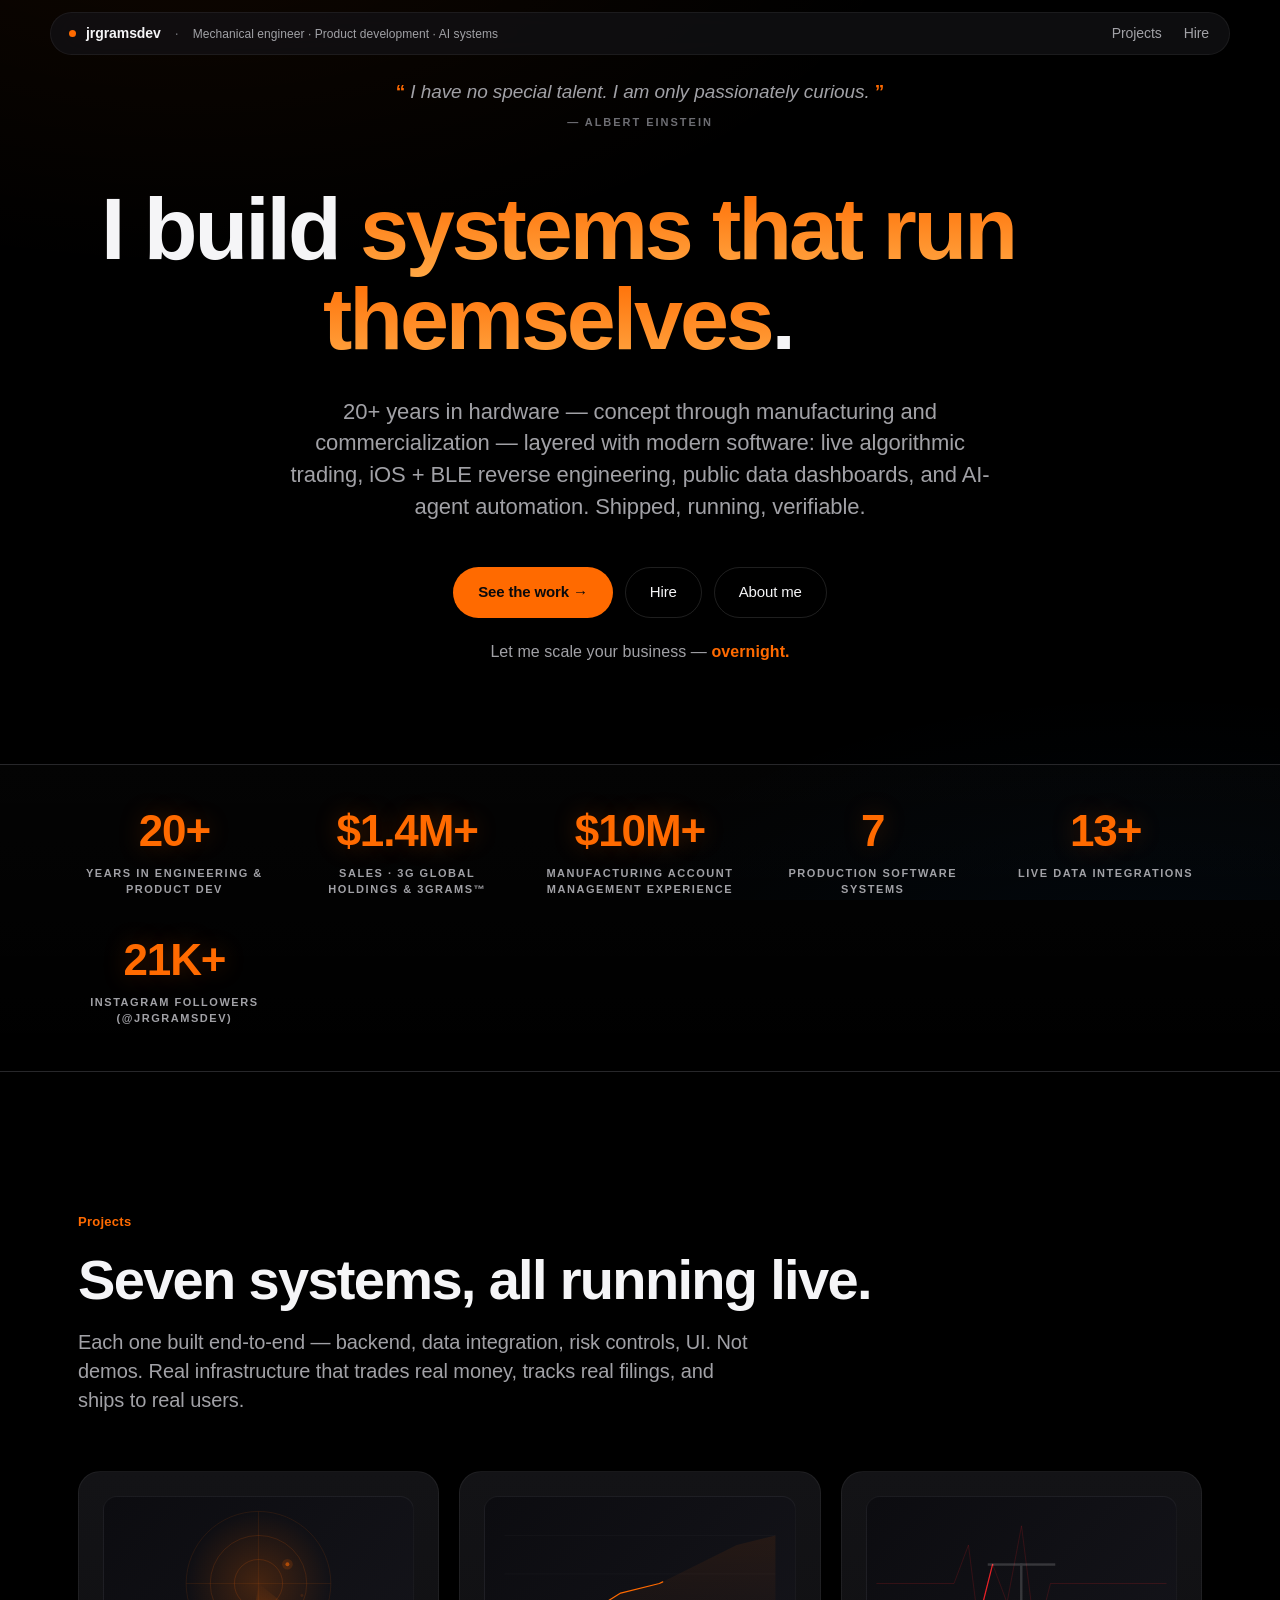
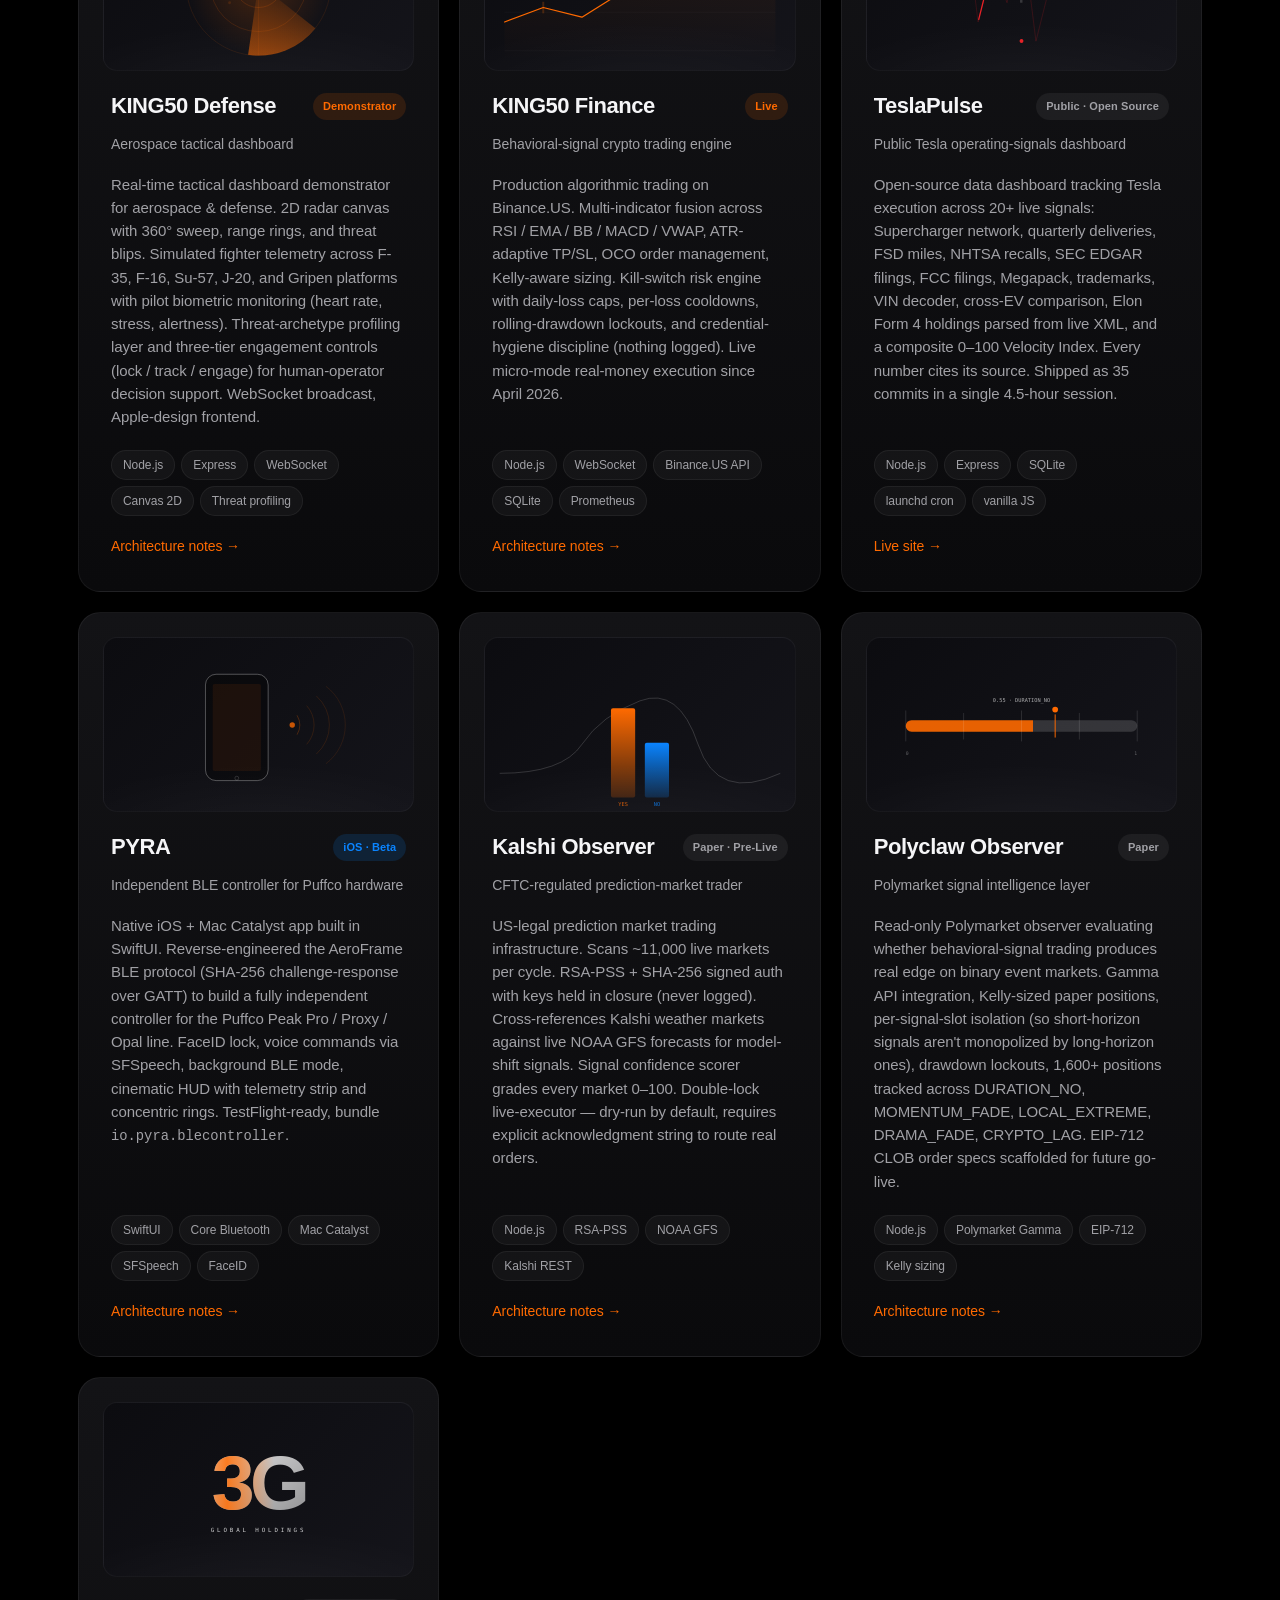
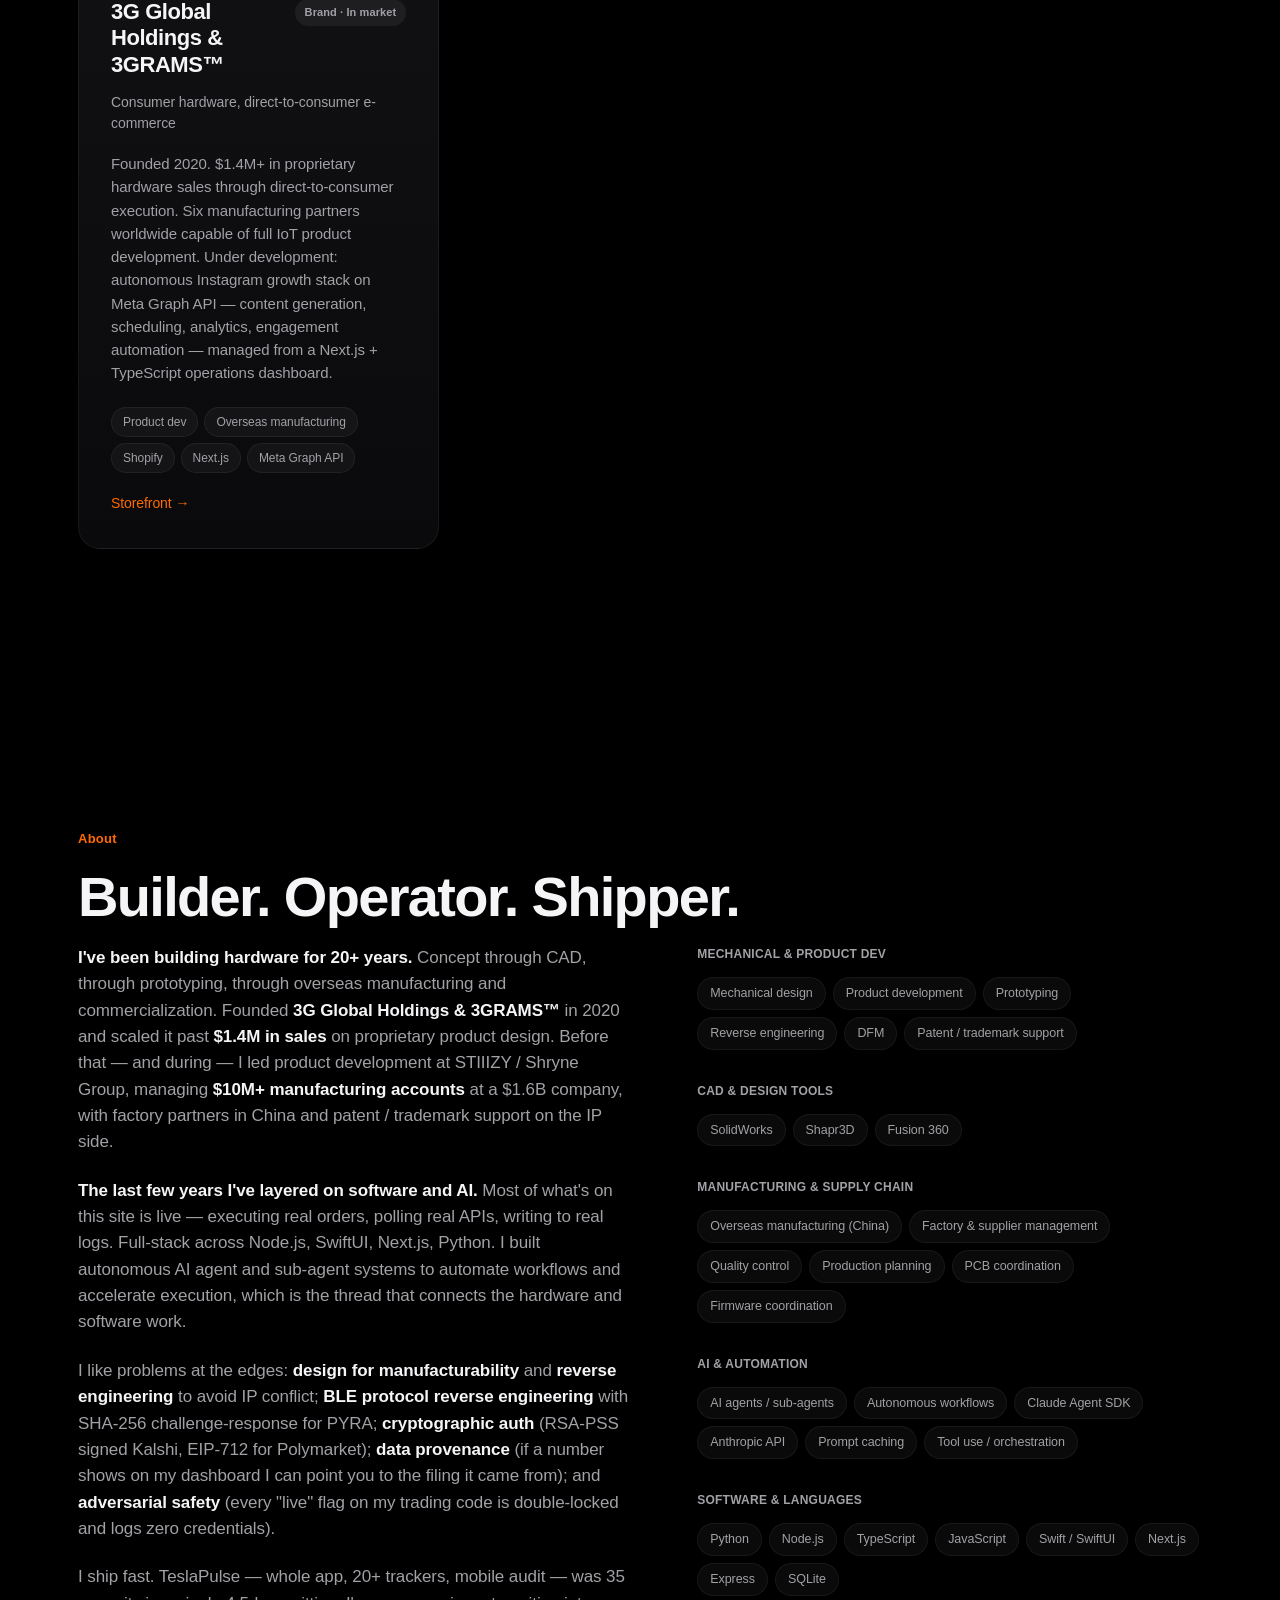
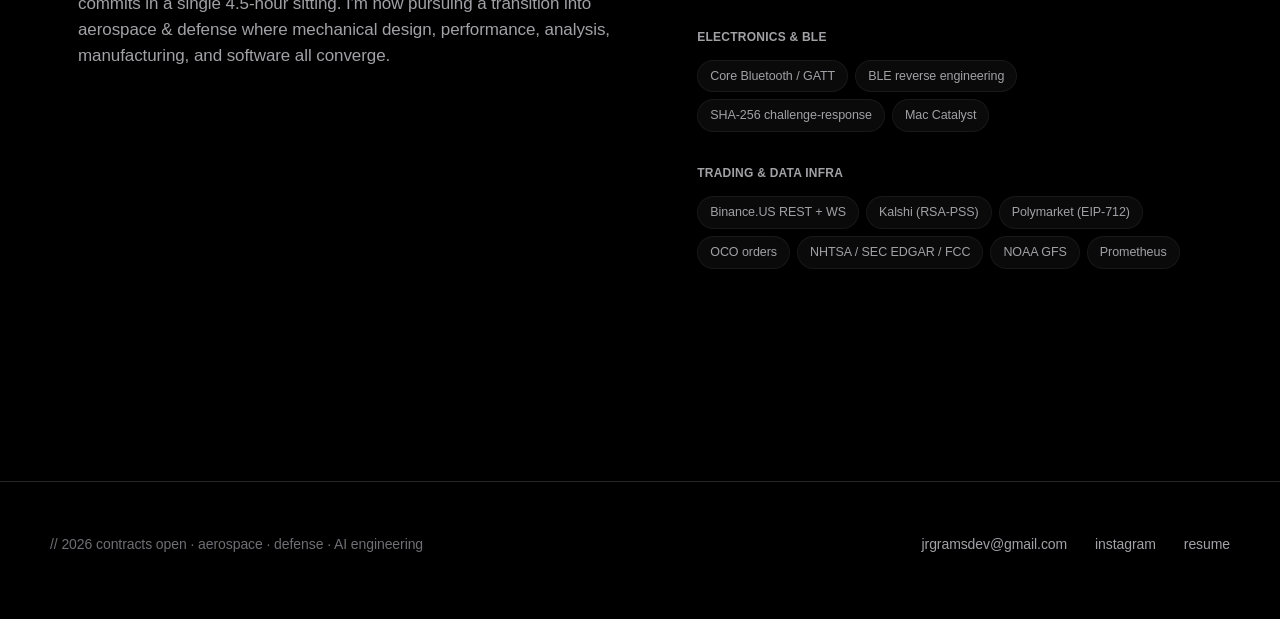
<file: index.html>
<!doctype html>
<html lang="en">
<head>
  <meta charset="utf-8" />
  <meta name="viewport" content="width=device-width,initial-scale=1" />
  <title>Joshua Grams · Builder portfolio</title>
  <meta name="description" content="Full-stack engineer shipping algorithmic trading systems, data intelligence dashboards, iOS/BLE apps, and autonomous brand automation." />
  <link rel="stylesheet" href="style.css?v=13" />
  <meta property="og:title" content="Joshua Grams · Builder portfolio" />
  <meta property="og:description" content="Trading systems, prediction-market intelligence, iOS apps, and data dashboards. Six live projects, public evidence." />
  <meta property="og:type" content="website" />
  <meta property="og:image" content="https://joshuagrams.com/assets/josh-headshot.jpg" />
  <meta property="og:image:width" content="600" />
  <meta property="og:image:height" content="900" />
  <meta name="twitter:card" content="summary_large_image" />
</head>
<body>

  <nav class="nav">
    <div class="nav-inner">
      <a class="nav-brand" href="index.html" aria-label="Home">
        <span class="dot"></span>
        <span>jrgramsdev</span>
        <span class="brand-sep" aria-hidden="true">·</span>
        <span class="brand-tag">Mechanical engineer · Product development · AI systems</span>
      </a>
      <div class="nav-links">
        <a href="#projects">Projects</a>
        <a href="hire.html">Hire</a>
      </div>
    </div>
  </nav>

  <section class="home-quote" aria-label="Quote">
    <blockquote>I have no special talent. I am only passionately curious.</blockquote>
    <cite>— Albert Einstein</cite>
  </section>

  <!-- HERO -->
  <header class="hero">
    <h1>I build <span class="emphasis">systems that run themselves</span>.</h1>
    <p class="hero-sub">
      20+ years in hardware — concept through manufacturing and commercialization —
      layered with modern software: live algorithmic trading, iOS + BLE reverse
      engineering, public data dashboards, and AI-agent automation. Shipped, running,
      verifiable.
    </p>
    <div class="hero-actions">
      <a class="btn primary" href="#projects">See the work →</a>
      <a class="btn" href="hire.html">Hire</a>
      <a class="btn" href="about.html">About me</a>
    </div>
    <p class="hero-tagline">Let me scale your business — <em>overnight.</em></p>
  </header>

  <!-- STATS -->
  <section class="stats-strip">
    <div class="stats-strip-inner">
      <div class="stat">
        <div class="stat-num">20+</div>
        <div class="stat-label">Years in engineering &amp; product dev</div>
      </div>
      <div class="stat">
        <div class="stat-num">$1.4M+</div>
        <div class="stat-label">Sales · 3G Global Holdings &amp; 3GRAMS™</div>
      </div>
      <div class="stat">
        <div class="stat-num">$10M+</div>
        <div class="stat-label">Manufacturing account management experience</div>
      </div>
      <div class="stat">
        <div class="stat-num">7</div>
        <div class="stat-label">Production software systems</div>
      </div>
      <div class="stat">
        <div class="stat-num">13+</div>
        <div class="stat-label">Live data integrations</div>
      </div>
      <div class="stat">
        <div class="stat-num">21K+</div>
        <div class="stat-label">Instagram followers (@jrgramsdev)</div>
      </div>
    </div>
  </section>

  <!-- PROJECTS -->
  <section class="section" id="projects">
    <div class="section-label">Projects</div>
    <h2>Seven systems, all running live.</h2>
    <p class="lead">Each one built end-to-end — backend, data integration, risk controls, UI. Not demos. Real infrastructure that trades real money, tracks real filings, and ships to real users.</p>

    <div class="projects-grid">

      <!-- KING50 DEFENSE -->
      <article class="project">
        <div class="project-media"><img src="assets/defense.svg?v=anim" alt="Tactical radar visualization" loading="lazy" /></div>
        <div class="project-head">
          <div class="project-name">KING50 Defense</div>
          <span class="project-badge live">Demonstrator</span>
        </div>
        <div class="project-tagline">Aerospace tactical dashboard</div>
        <p class="project-desc">
          Real-time tactical dashboard demonstrator for aerospace &amp; defense.
          2D radar canvas with 360° sweep, range rings, and threat blips.
          Simulated fighter telemetry across F-35, F-16, Su-57, J-20, and Gripen
          platforms with pilot biometric monitoring (heart rate, stress, alertness).
          Threat-archetype profiling layer and three-tier engagement controls
          (lock / track / engage) for human-operator decision support.
          WebSocket broadcast, Apple-design frontend.
        </p>
        <div class="project-stack">
          <span class="chip">Node.js</span>
          <span class="chip">Express</span>
          <span class="chip">WebSocket</span>
          <span class="chip">Canvas 2D</span>
          <span class="chip">Threat profiling</span>
        </div>
        <div class="project-links">
          <a href="#about">Architecture notes →</a>
        </div>
      </article>

      <!-- KING50 FINANCE -->
      <article class="project">
        <div class="project-media"><img src="assets/finance.svg?v=anim" alt="Algorithmic trading chart" loading="lazy" /></div>
        <div class="project-head">
          <div class="project-name">KING50 Finance</div>
          <span class="project-badge live">Live</span>
        </div>
        <div class="project-tagline">Behavioral-signal crypto trading engine</div>
        <p class="project-desc">
          Production algorithmic trading on Binance.US. Multi-indicator fusion across
          RSI / EMA / BB / MACD / VWAP, ATR-adaptive TP/SL, OCO order management,
          Kelly-aware sizing. Kill-switch risk engine with daily-loss caps, per-loss
          cooldowns, rolling-drawdown lockouts, and credential-hygiene discipline
          (nothing logged). Live micro-mode real-money execution since April 2026.
        </p>
        <div class="project-stack">
          <span class="chip">Node.js</span>
          <span class="chip">WebSocket</span>
          <span class="chip">Binance.US API</span>
          <span class="chip">SQLite</span>
          <span class="chip">Prometheus</span>
        </div>
        <div class="project-links">
          <a href="#about">Architecture notes →</a>
        </div>
      </article>

      <!-- TESLAPULSE -->
      <article class="project">
        <div class="project-media"><img src="assets/teslapulse.svg?v=anim" alt="Data pulse waveform" loading="lazy" /></div>
        <div class="project-head">
          <div class="project-name">TeslaPulse</div>
          <span class="project-badge public">Public · Open Source</span>
        </div>
        <div class="project-tagline">Public Tesla operating-signals dashboard</div>
        <p class="project-desc">
          Open-source data dashboard tracking Tesla execution across 20+ live signals:
          Supercharger network, quarterly deliveries, FSD miles, NHTSA recalls, SEC EDGAR
          filings, FCC filings, Megapack, trademarks, VIN decoder, cross-EV comparison,
          Elon Form 4 holdings parsed from live XML, and a composite 0–100 Velocity Index.
          Every number cites its source. Shipped as 35 commits in a single 4.5-hour session.
        </p>
        <div class="project-stack">
          <span class="chip">Node.js</span>
          <span class="chip">Express</span>
          <span class="chip">SQLite</span>
          <span class="chip">launchd cron</span>
          <span class="chip">vanilla JS</span>
        </div>
        <div class="project-links">
          <a href="https://teslapulse.xyz" target="_blank" rel="noopener">Live site →</a>
        </div>
      </article>

      <!-- PYRA -->
      <article class="project">
        <div class="project-media"><img src="assets/pyra.svg?v=anim" alt="iOS app with BLE signal rings" loading="lazy" /></div>
        <div class="project-head">
          <div class="project-name">PYRA</div>
          <span class="project-badge beta">iOS · Beta</span>
        </div>
        <div class="project-tagline">Independent BLE controller for Puffco hardware</div>
        <p class="project-desc">
          Native iOS + Mac Catalyst app built in SwiftUI. Reverse-engineered the AeroFrame
          BLE protocol (SHA-256 challenge-response over GATT) to build a fully independent
          controller for the Puffco Peak Pro / Proxy / Opal line. FaceID lock, voice
          commands via SFSpeech, background BLE mode, cinematic HUD with telemetry strip
          and concentric rings. TestFlight-ready, bundle <code>io.pyra.blecontroller</code>.
        </p>
        <div class="project-stack">
          <span class="chip">SwiftUI</span>
          <span class="chip">Core Bluetooth</span>
          <span class="chip">Mac Catalyst</span>
          <span class="chip">SFSpeech</span>
          <span class="chip">FaceID</span>
        </div>
        <div class="project-links">
          <a href="#about">Architecture notes →</a>
        </div>
      </article>

      <!-- KALSHI -->
      <article class="project">
        <div class="project-media"><img src="assets/kalshi.svg?v=anim" alt="Probability curve and outcome bars" loading="lazy" /></div>
        <div class="project-head">
          <div class="project-name">Kalshi Observer</div>
          <span class="project-badge paper">Paper · Pre-Live</span>
        </div>
        <div class="project-tagline">CFTC-regulated prediction-market trader</div>
        <p class="project-desc">
          US-legal prediction market trading infrastructure. Scans ~11,000 live markets per
          cycle. RSA-PSS + SHA-256 signed auth with keys held in closure (never logged).
          Cross-references Kalshi weather markets against live NOAA GFS forecasts for
          model-shift signals. Signal confidence scorer grades every market 0–100.
          Double-lock live-executor — dry-run by default, requires explicit acknowledgment
          string to route real orders.
        </p>
        <div class="project-stack">
          <span class="chip">Node.js</span>
          <span class="chip">RSA-PSS</span>
          <span class="chip">NOAA GFS</span>
          <span class="chip">Kalshi REST</span>
        </div>
        <div class="project-links">
          <a href="#about">Architecture notes →</a>
        </div>
      </article>

      <!-- POLYCLAW -->
      <article class="project">
        <div class="project-media"><img src="assets/polyclaw.svg?v=anim" alt="Binary market price indicator" loading="lazy" /></div>
        <div class="project-head">
          <div class="project-name">Polyclaw Observer</div>
          <span class="project-badge paper">Paper</span>
        </div>
        <div class="project-tagline">Polymarket signal intelligence layer</div>
        <p class="project-desc">
          Read-only Polymarket observer evaluating whether behavioral-signal trading
          produces real edge on binary event markets. Gamma API integration, Kelly-sized
          paper positions, per-signal-slot isolation (so short-horizon signals aren't
          monopolized by long-horizon ones), drawdown lockouts, 1,600+ positions tracked
          across DURATION_NO, MOMENTUM_FADE, LOCAL_EXTREME, DRAMA_FADE, CRYPTO_LAG.
          EIP-712 CLOB order specs scaffolded for future go-live.
        </p>
        <div class="project-stack">
          <span class="chip">Node.js</span>
          <span class="chip">Polymarket Gamma</span>
          <span class="chip">EIP-712</span>
          <span class="chip">Kelly sizing</span>
        </div>
        <div class="project-links">
          <a href="#about">Architecture notes →</a>
        </div>
      </article>

      <!-- 3GRAMS -->
      <article class="project">
        <div class="project-media"><img src="assets/3grams.svg?v=anim" alt="3G Global Holdings brand mark" loading="lazy" /></div>
        <div class="project-head">
          <div class="project-name">3G Global Holdings &amp; 3GRAMS™</div>
          <span class="project-badge public">Brand · In market</span>
        </div>
        <div class="project-tagline">Consumer hardware, direct-to-consumer e-commerce</div>
        <p class="project-desc">
          Founded 2020. $1.4M+ in proprietary hardware sales through direct-to-consumer
          execution. Six manufacturing partners worldwide capable of full IoT
          product development. Under development: autonomous Instagram growth stack
          on Meta Graph API — content generation, scheduling, analytics, engagement
          automation — managed from a Next.js + TypeScript operations dashboard.
        </p>
        <div class="project-stack">
          <span class="chip">Product dev</span>
          <span class="chip">Overseas manufacturing</span>
          <span class="chip">Shopify</span>
          <span class="chip">Next.js</span>
          <span class="chip">Meta Graph API</span>
        </div>
        <div class="project-links">
          <a href="https://3grams.com" target="_blank" rel="noopener">Storefront →</a>
        </div>
      </article>

    </div>
  </section>

  <!-- ABOUT -->
  <section class="section" id="about">
    <div class="section-label">About</div>
    <h2>Builder. Operator. Shipper.</h2>

    <div class="about-grid">
      <div>
        <p>
          <strong>I've been building hardware for 20+ years.</strong> Concept through
          CAD, through prototyping, through overseas manufacturing and commercialization.
          Founded <strong>3G Global Holdings &amp; 3GRAMS™</strong> in 2020 and scaled
          it past <strong>$1.4M in sales</strong> on proprietary product design. Before that — and during — I led product
          development at STIIIZY / Shryne Group, managing <strong>$10M+ manufacturing
          accounts</strong> at a $1.6B company, with factory partners in China and
          patent / trademark support on the IP side.
        </p>
        <p>
          <strong>The last few years I've layered on software and AI.</strong> Most of
          what's on this site is live — executing real orders, polling real APIs,
          writing to real logs. Full-stack across Node.js, SwiftUI, Next.js, Python.
          I built autonomous AI agent and sub-agent systems to automate workflows and
          accelerate execution, which is the thread that connects the hardware and
          software work.
        </p>
        <p>
          I like problems at the edges: <strong>design for manufacturability</strong>
          and <strong>reverse engineering</strong> to avoid IP conflict; <strong>BLE
          protocol reverse engineering</strong> with SHA-256 challenge-response for PYRA;
          <strong>cryptographic auth</strong> (RSA-PSS signed Kalshi, EIP-712 for
          Polymarket); <strong>data provenance</strong> (if a number shows on my
          dashboard I can point you to the filing it came from); and <strong>adversarial
          safety</strong> (every "live" flag on my trading code is double-locked and
          logs zero credentials).
        </p>
        <p>
          I ship fast. TeslaPulse — whole app, 20+ trackers, mobile audit — was
          35 commits in a single 4.5-hour sitting. I'm now pursuing a transition
          into aerospace &amp; defense where mechanical design, performance, analysis,
          manufacturing, and software all converge.
        </p>
      </div>
      <div>
        <div class="skill-group">
          <h3>Mechanical &amp; product dev</h3>
          <div class="skill-list">
            <span class="chip">Mechanical design</span>
            <span class="chip">Product development</span>
            <span class="chip">Prototyping</span>
            <span class="chip">Reverse engineering</span>
            <span class="chip">DFM</span>
            <span class="chip">Patent / trademark support</span>
          </div>
        </div>

        <div class="skill-group">
          <h3>CAD &amp; design tools</h3>
          <div class="skill-list">
            <span class="chip">SolidWorks</span>
            <span class="chip">Shapr3D</span>
            <span class="chip">Fusion 360</span>
          </div>
        </div>

        <div class="skill-group">
          <h3>Manufacturing &amp; supply chain</h3>
          <div class="skill-list">
            <span class="chip">Overseas manufacturing (China)</span>
            <span class="chip">Factory &amp; supplier management</span>
            <span class="chip">Quality control</span>
            <span class="chip">Production planning</span>
            <span class="chip">PCB coordination</span>
            <span class="chip">Firmware coordination</span>
          </div>
        </div>

        <div class="skill-group">
          <h3>AI &amp; automation</h3>
          <div class="skill-list">
            <span class="chip">AI agents / sub-agents</span>
            <span class="chip">Autonomous workflows</span>
            <span class="chip">Claude Agent SDK</span>
            <span class="chip">Anthropic API</span>
            <span class="chip">Prompt caching</span>
            <span class="chip">Tool use / orchestration</span>
          </div>
        </div>

        <div class="skill-group">
          <h3>Software &amp; languages</h3>
          <div class="skill-list">
            <span class="chip">Python</span>
            <span class="chip">Node.js</span>
            <span class="chip">TypeScript</span>
            <span class="chip">JavaScript</span>
            <span class="chip">Swift / SwiftUI</span>
            <span class="chip">Next.js</span>
            <span class="chip">Express</span>
            <span class="chip">SQLite</span>
          </div>
        </div>

        <div class="skill-group">
          <h3>Electronics &amp; BLE</h3>
          <div class="skill-list">
            <span class="chip">Core Bluetooth / GATT</span>
            <span class="chip">BLE reverse engineering</span>
            <span class="chip">SHA-256 challenge-response</span>
            <span class="chip">Mac Catalyst</span>
          </div>
        </div>

        <div class="skill-group">
          <h3>Trading &amp; data infra</h3>
          <div class="skill-list">
            <span class="chip">Binance.US REST + WS</span>
            <span class="chip">Kalshi (RSA-PSS)</span>
            <span class="chip">Polymarket (EIP-712)</span>
            <span class="chip">OCO orders</span>
            <span class="chip">NHTSA / SEC EDGAR / FCC</span>
            <span class="chip">NOAA GFS</span>
            <span class="chip">Prometheus</span>
          </div>
        </div>
      </div>
    </div>
  </section>

  <!-- FOOTER -->
  <footer class="footer">
    <div class="footer-inner">
      <div class="footer-brand">// 2026 contracts open · aerospace · defense · AI engineering</div>
      <div class="footer-links">
        <a href="mailto:jrgramsdev@gmail.com">jrgramsdev@gmail.com</a>
        <a href="https://instagram.com/jrgramsdev" target="_blank" rel="noopener">instagram</a>
        <a href="resume.html">resume</a>
      </div>
    </div>
  </footer>

  <script>
    // Subtle fade-up on scroll — Apple-style
    (function () {
      if (!('IntersectionObserver' in window)) return;
      const targets = document.querySelectorAll('.hero > *, .section > *, .stats-strip-inner > *, .projects-grid > *');
      targets.forEach(el => el.classList.add('reveal'));
      const io = new IntersectionObserver((entries) => {
        entries.forEach(e => {
          if (e.isIntersecting) {
            e.target.classList.add('in');
            io.unobserve(e.target);
          }
        });
      }, { threshold: 0, rootMargin: '0px 0px 600px 0px' });
      targets.forEach(el => io.observe(el));
      // Ensure hero is visible on first paint without scroll
      setTimeout(() => document.querySelectorAll('.hero > *').forEach(el => el.classList.add('in')), 60);
    })();
  </script>

</body>
</html>
</file>
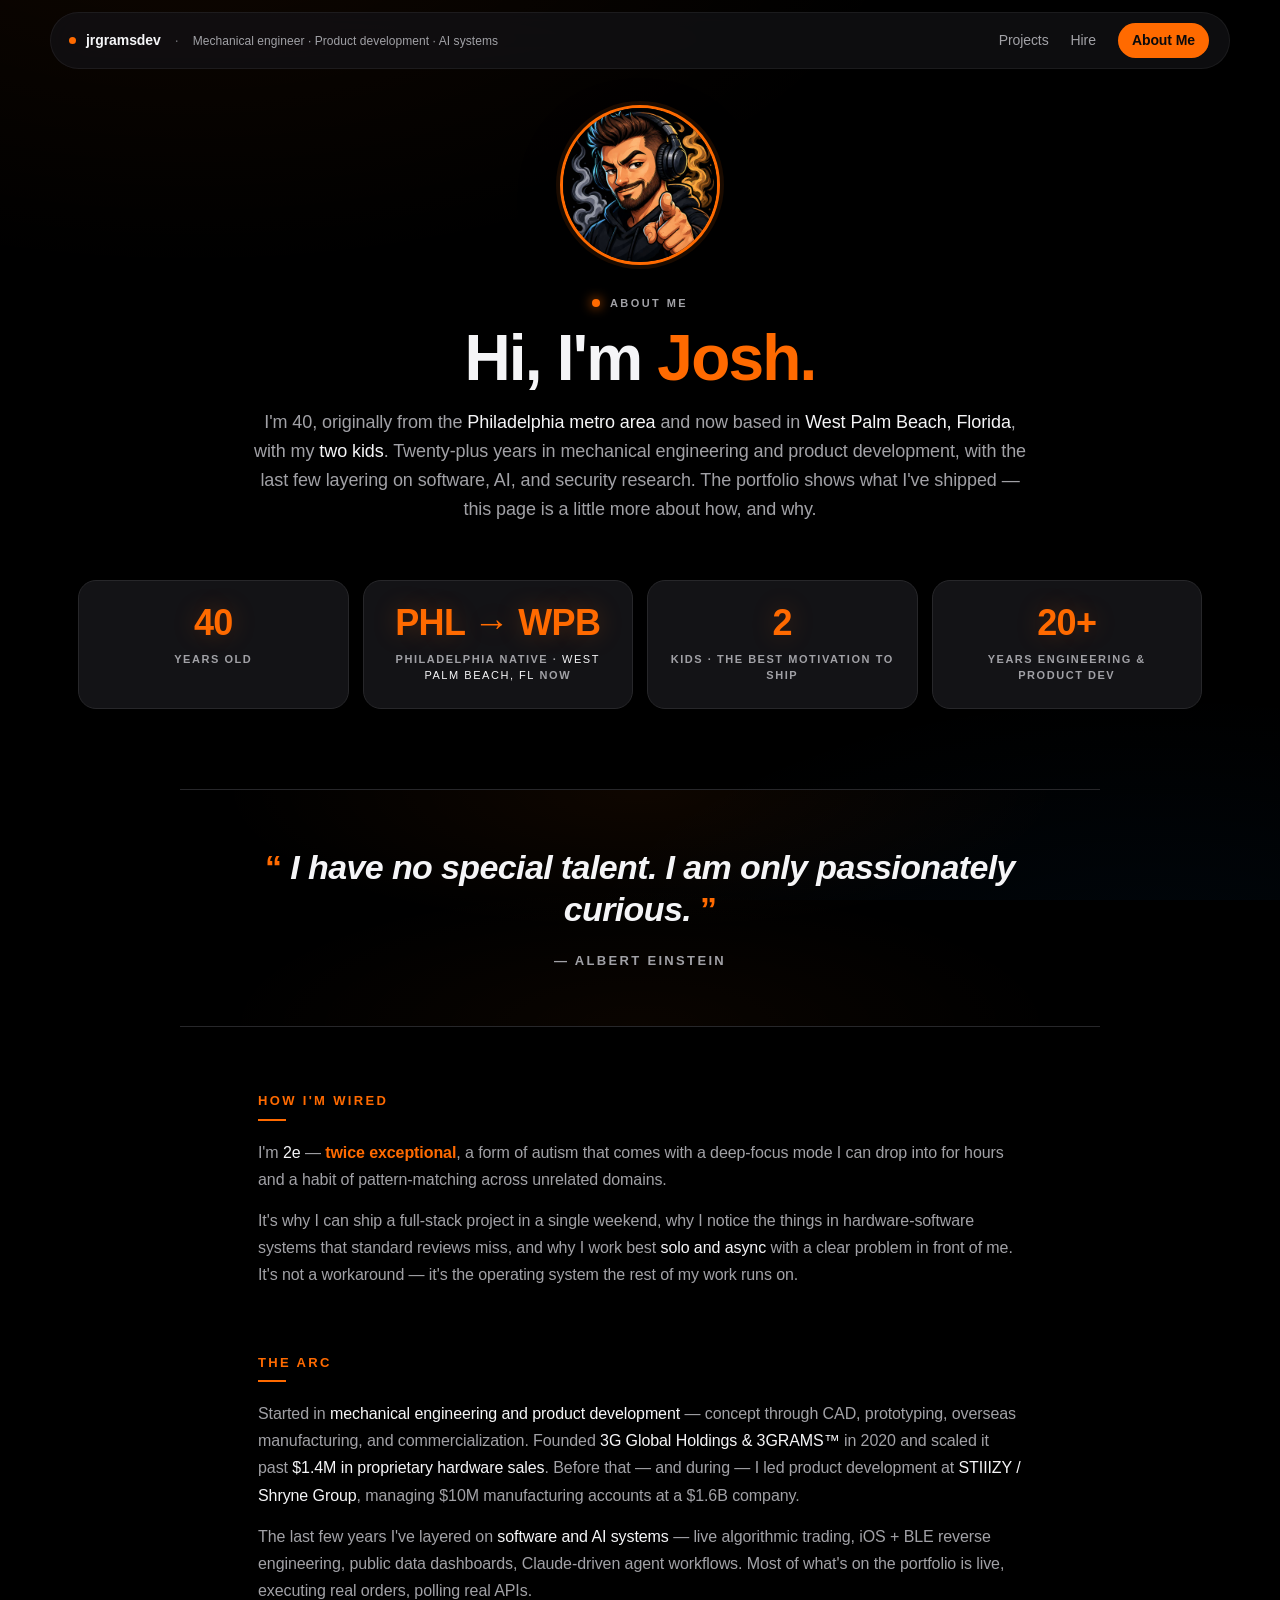
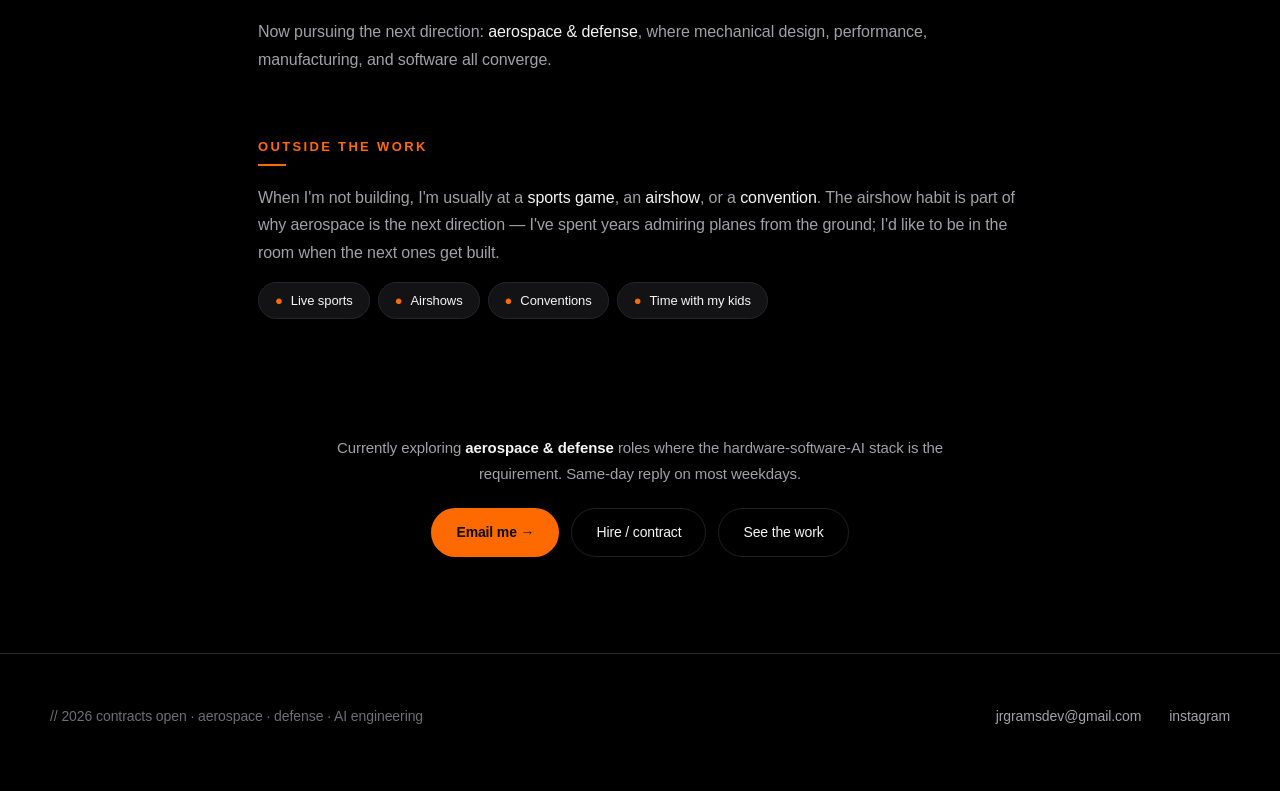
<file: about.html>
<!doctype html>
<html lang="en">
<head>
  <meta charset="utf-8" />
  <meta name="viewport" content="width=device-width,initial-scale=1" />
  <title>About Me · Joshua Grams</title>
  <meta name="description" content="Joshua Grams — 40, mechanical engineer and product developer based in West Palm Beach. 20+ years building hardware, the last few layering on software and AI." />
  <link rel="stylesheet" href="style.css?v=13" />
  <meta property="og:title" content="About Me · Joshua Grams" />
  <meta property="og:description" content="40, mechanical engineer and product developer based in West Palm Beach. 20+ years building hardware, the last few layering on software and AI." />
  <meta property="og:type" content="profile" />
  <meta property="og:image" content="https://joshuagrams.com/assets/josh-headshot.jpg" />
  <meta property="og:image:width" content="600" />
  <meta property="og:image:height" content="900" />
  <meta name="twitter:card" content="summary_large_image" />
</head>
<body>

  <nav class="nav">
    <div class="nav-inner">
      <a class="nav-brand" href="index.html" aria-label="Home">
        <span class="dot"></span>
        <span>jrgramsdev</span>
        <span class="brand-sep" aria-hidden="true">·</span>
        <span class="brand-tag">Mechanical engineer · Product development · AI systems</span>
      </a>
      <div class="nav-links">
        <a href="index.html#projects">Projects</a>
        <a href="hire.html">Hire</a>
        <a href="about.html" class="cta">About Me</a>
      </div>
    </div>
  </nav>

  <header class="about-hero">
    <div class="about-portrait">
      <img src="assets/josh-avatar.jpg" alt="Joshua Grams cartoon avatar" />
    </div>
    <div class="about-kicker"><span class="dot"></span>About me</div>
    <h1>Hi, I'm <em>Josh.</em></h1>
    <p class="lead">
      I'm 40, originally from the <strong>Philadelphia metro area</strong> and now based in
      <strong>West Palm Beach, Florida</strong>, with my <strong>two kids</strong>.
      Twenty-plus years in mechanical engineering and product development, with the
      last few layering on software, AI, and security research. The portfolio shows
      what I've shipped — this page is a little more about how, and why.
    </p>
  </header>

  <section class="about-facts" aria-label="Quick facts">
    <div class="fact">
      <div class="fact-num">40</div>
      <div class="fact-label">years old</div>
    </div>
    <div class="fact">
      <div class="fact-num">PHL → WPB</div>
      <div class="fact-label">Philadelphia native · <strong>West Palm Beach, FL</strong> now</div>
    </div>
    <div class="fact">
      <div class="fact-num">2</div>
      <div class="fact-label">kids · the best motivation to ship</div>
    </div>
    <div class="fact">
      <div class="fact-num">20+</div>
      <div class="fact-label">years engineering &amp; product dev</div>
    </div>
  </section>

  <!-- Einstein pull quote -->
  <section class="pull-quote" aria-label="Quote">
    <blockquote>I have no special talent. I am only passionately curious.</blockquote>
    <cite>— Albert Einstein</cite>
  </section>

  <!-- How I'm wired (2e) -->
  <section class="about-section">
    <h2>How I'm wired</h2>
    <p>
      I'm <strong>2e</strong> — <em class="signal">twice exceptional</em>, a form of autism
      that comes with a deep-focus mode I can drop into for hours and a habit of
      pattern-matching across unrelated domains.
    </p>
    <p>
      It's why I can ship a full-stack project in a single weekend, why I notice the
      things in hardware-software systems that standard reviews miss, and why I work
      best <strong>solo and async</strong> with a clear problem in front of me. It's
      not a workaround — it's the operating system the rest of my work runs on.
    </p>
  </section>

  <!-- Career arc -->
  <section class="about-section">
    <h2>The arc</h2>
    <p>
      Started in <strong>mechanical engineering and product development</strong> —
      concept through CAD, prototyping, overseas manufacturing, and commercialization.
      Founded <strong>3G Global Holdings &amp; 3GRAMS™</strong> in 2020 and scaled it
      past <strong>$1.4M in proprietary hardware sales</strong>. Before that — and
      during — I led product development at <strong>STIIIZY / Shryne Group</strong>,
      managing $10M manufacturing accounts at a $1.6B company.
    </p>
    <p>
      The last few years I've layered on <strong>software and AI systems</strong> —
      live algorithmic trading, iOS + BLE reverse engineering, public data dashboards,
      Claude-driven agent workflows. Most of what's on the portfolio is live, executing
      real orders, polling real APIs.
    </p>
    <p>
      Now pursuing the next direction: <strong>aerospace &amp; defense</strong>, where
      mechanical design, performance, manufacturing, and software all converge.
    </p>
  </section>

  <!-- Outside of work -->
  <section class="about-section">
    <h2>Outside the work</h2>
    <p>
      When I'm not building, I'm usually at a <strong>sports game</strong>, an
      <strong>airshow</strong>, or a <strong>convention</strong>. The airshow habit
      is part of why aerospace is the next direction — I've spent years admiring
      planes from the ground; I'd like to be in the room when the next ones get
      built.
    </p>
    <div class="interests">
      <span class="interest-chip"><span class="ico">●</span> Live sports</span>
      <span class="interest-chip"><span class="ico">●</span> Airshows</span>
      <span class="interest-chip"><span class="ico">●</span> Conventions</span>
      <span class="interest-chip"><span class="ico">●</span> Time with my kids</span>
    </div>
  </section>

  <!-- Closing -->
  <section class="about-close">
    <p>
      Currently exploring <strong style="color: var(--fg);">aerospace &amp; defense</strong>
      roles where the hardware-software-AI stack is the requirement. Same-day reply
      on most weekdays.
    </p>
    <div style="display:inline-flex; gap:12px; flex-wrap:wrap; justify-content:center;">
      <a class="btn primary" href="mailto:jrgramsdev@gmail.com?subject=joshuagrams.com%20%C2%B7%20Hello">Email me →</a>
      <a class="btn" href="hire.html">Hire / contract</a>
      <a class="btn" href="index.html#projects">See the work</a>
    </div>
  </section>

  <footer class="footer">
    <div class="footer-inner">
      <div class="footer-brand">// 2026 contracts open · aerospace · defense · AI engineering</div>
      <div class="footer-links">
        <a href="mailto:jrgramsdev@gmail.com">jrgramsdev@gmail.com</a>
        <a href="https://instagram.com/jrgramsdev" target="_blank" rel="noopener">instagram</a>
      </div>
    </div>
  </footer>

</body>
</html>
</file>
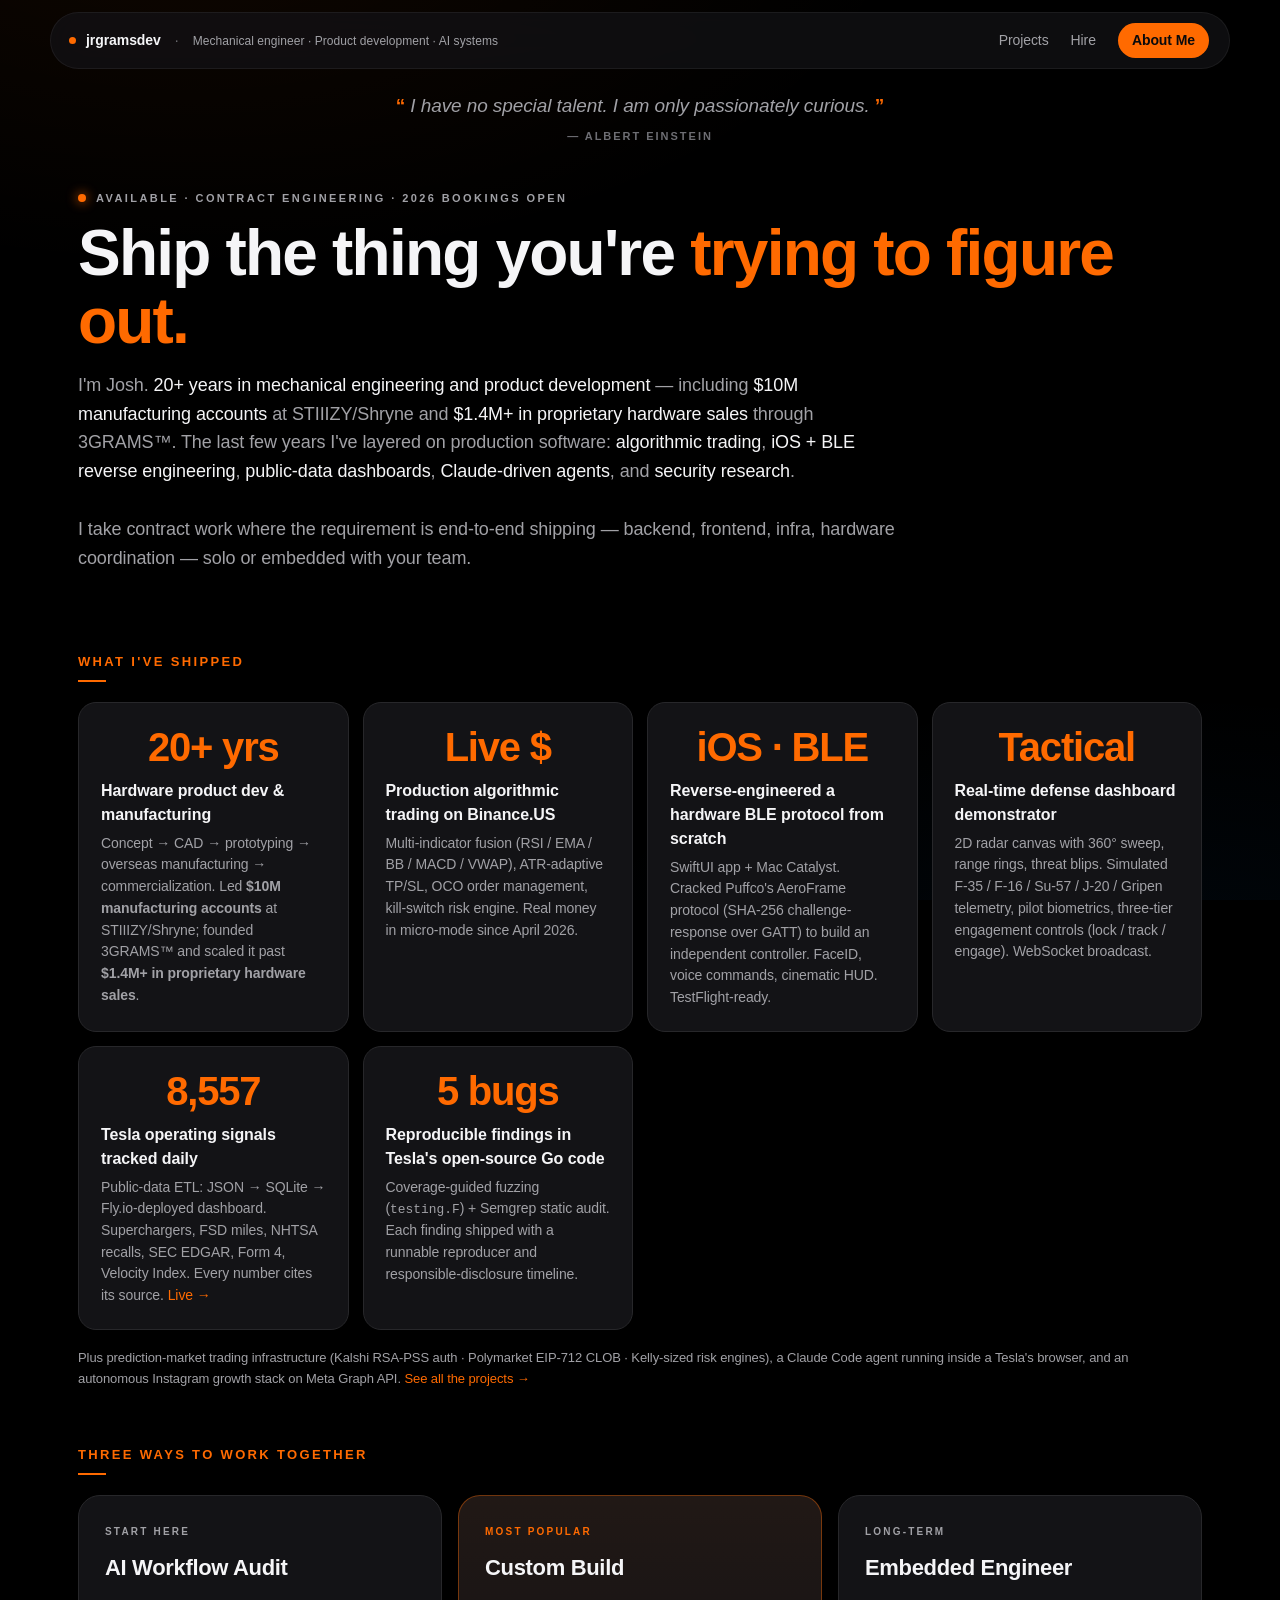
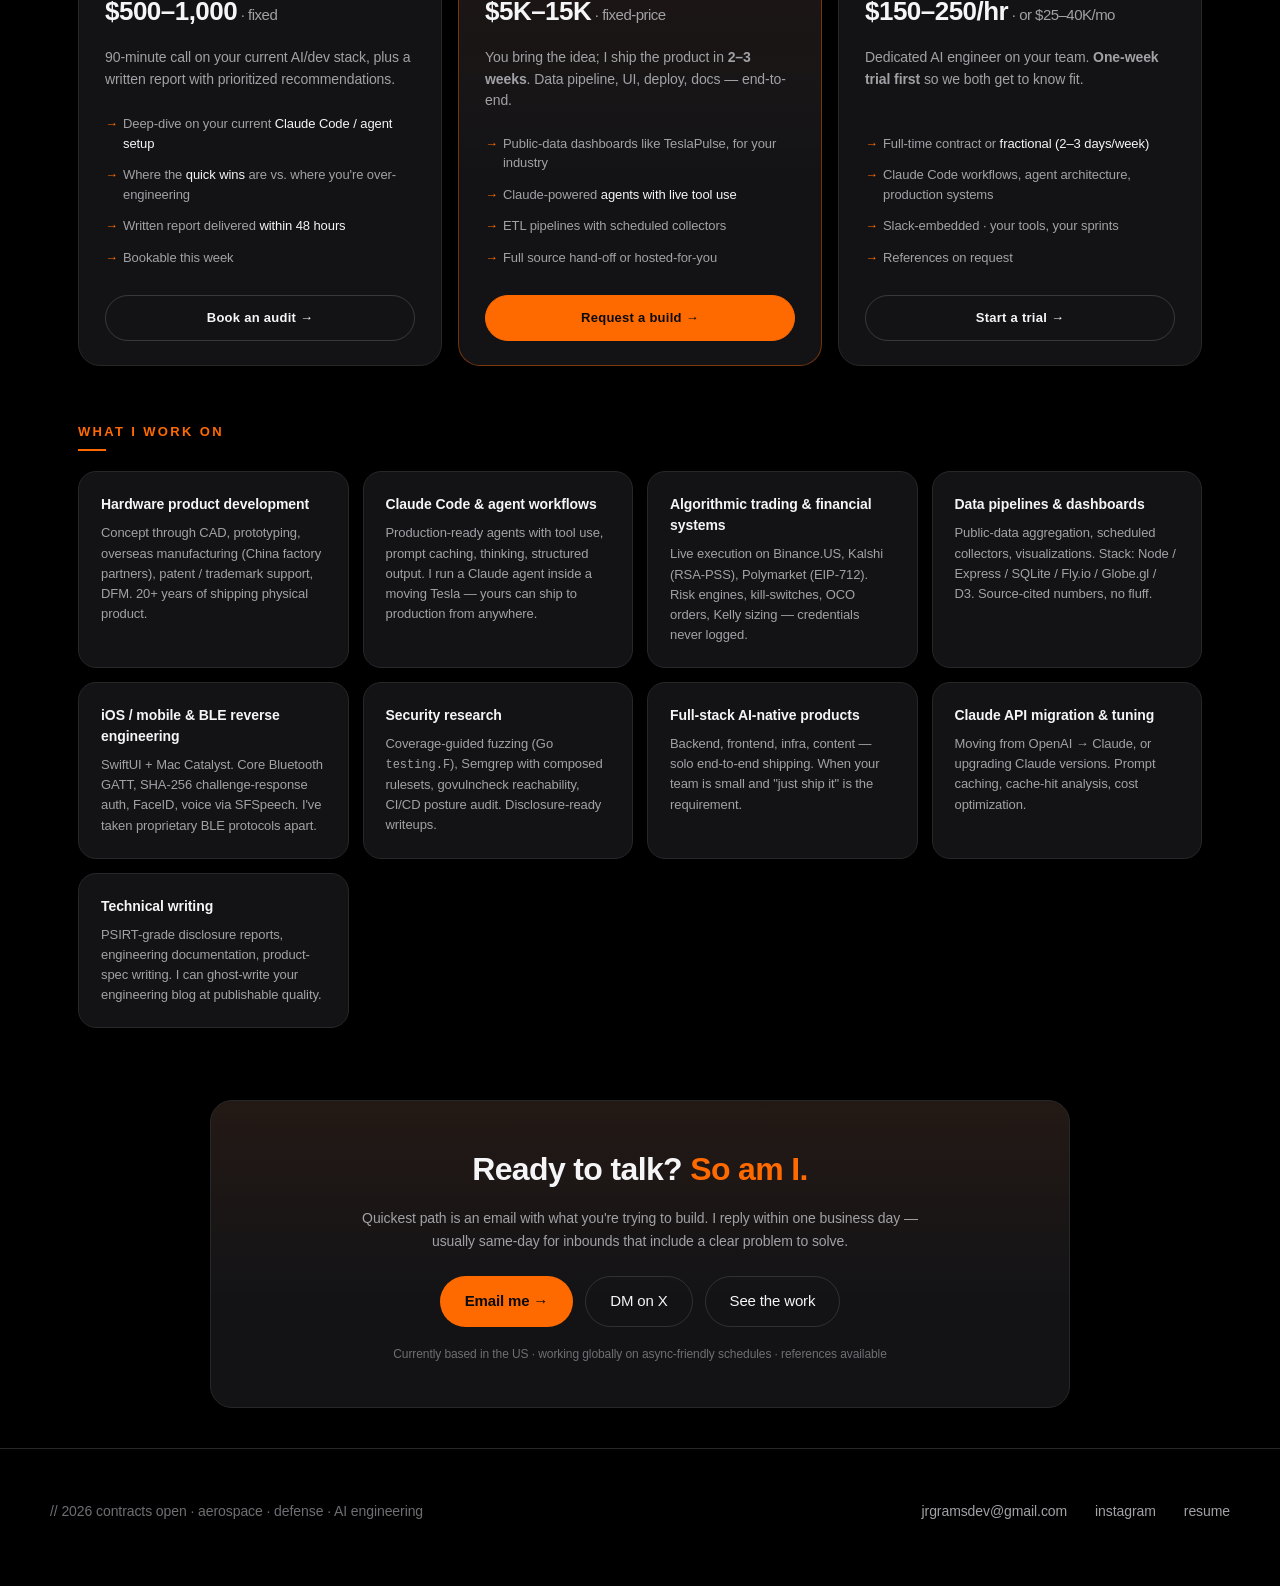
<file: hire.html>
<!doctype html>
<html lang="en">
<head>
  <meta charset="utf-8" />
  <meta name="viewport" content="width=device-width,initial-scale=1" />
  <title>Hire Josh · AI engineering, agent workflows, data pipelines · Joshua Grams</title>
  <meta name="description" content="Contract AI engineering. I built TeslaPulse — shipped a Claude Code agent into a Tesla, found five reproducible bugs in Tesla's open-source code, and deploy from the driver's seat. Available for AI agent orchestration, data pipelines, full-stack product builds, and security research." />
  <meta property="og:title" content="Hire Josh · AI engineering" />
  <meta property="og:description" content="Contract AI engineering. I built TeslaPulse — agent orchestration, data pipelines, security research." />
  <meta property="og:type" content="website" />
  <meta property="og:image" content="https://joshuagrams.com/assets/josh-headshot.jpg" />
  <meta property="og:image:width" content="600" />
  <meta property="og:image:height" content="900" />
  <meta name="twitter:card" content="summary_large_image" />
  <link rel="stylesheet" href="style.css?v=13" />
  <style>
    /* ---- Hire page — uses portfolio tokens, scoped overrides ---- */
    .hire-hero {
      max-width: var(--max-w);
      margin: 0 auto;
      padding: 36px 28px 24px;
    }
    .hire-kicker {
      font-size: 11px;
      letter-spacing: 0.22em;
      text-transform: uppercase;
      color: var(--fg-dim);
      font-weight: 600;
      margin-bottom: 14px;
      display: inline-flex; align-items: center;
    }
    .hire-kicker .dot {
      display: inline-block;
      width: 8px; height: 8px;
      border-radius: 50%;
      background: var(--signal);
      box-shadow: 0 0 12px var(--signal);
      margin-right: 10px;
      animation: hire-pulse 2s ease-in-out infinite;
    }
    @keyframes hire-pulse { 0%,100% { opacity: 1; } 50% { opacity: 0.35; } }

    .hire-hero h1 {
      font-family: var(--font-display);
      font-size: clamp(36px, 5.2vw, 64px);
      line-height: 1.05;
      font-weight: 700;
      letter-spacing: -0.028em;
      margin: 0 0 16px;
    }
    .hire-hero h1 em {
      color: var(--signal);
      font-style: normal;
      font-weight: 700;
    }
    .hire-hero .lead {
      font-size: clamp(15px, 1.6vw, 18px);
      line-height: 1.6;
      color: var(--fg-dim);
      max-width: 820px;
    }
    .hire-hero .lead strong { color: var(--fg); font-weight: 500; }
    @media (max-width: 900px) { .hire-hero { padding: 12px 22px 16px; } }
    @media (max-width: 600px) { .hire-hero { padding: 8px 18px 8px; margin-top: 0; } }

    .hire-section {
      max-width: var(--max-w);
      margin: 56px auto 0;
      padding: 0 28px;
    }
    .hire-section h2 {
      font-family: var(--font-display);
      font-size: 13px;
      letter-spacing: 0.18em;
      text-transform: uppercase;
      color: var(--signal);
      font-weight: 700;
      margin: 0 0 20px;
      position: relative;
      padding-bottom: 10px;
    }
    .hire-section h2::after {
      content: '';
      display: block;
      width: 28px; height: 2px;
      background: var(--signal);
      position: absolute; bottom: 0; left: 0;
    }
    @media (max-width: 600px) { .hire-section { padding: 0 18px; } }

    /* Proof cards */
    .proof-grid {
      display: grid;
      grid-template-columns: repeat(auto-fit, minmax(260px, 1fr));
      gap: 14px;
    }
    .proof-card {
      border: 1px solid var(--fg-line);
      border-radius: var(--radius);
      padding: 24px 22px 22px;
      background: var(--bg-2);
    }
    .proof-card .stat {
      font-family: var(--font-display);
      font-size: clamp(28px, 3.6vw, 40px);
      font-weight: 700;
      letter-spacing: -0.03em;
      line-height: 1;
      color: var(--signal);
      margin-bottom: 12px;
      font-variant-numeric: tabular-nums;
    }
    .proof-card h3 {
      font-family: var(--font-display);
      font-size: 16px;
      font-weight: 600;
      letter-spacing: -0.005em;
      margin: 0 0 6px;
      color: var(--fg);
    }
    .proof-card p {
      font-size: 14px;
      line-height: 1.55;
      color: var(--fg-dim);
      margin: 0;
    }
    .proof-note {
      font-size: 13px;
      color: var(--fg-dim);
      margin-top: 18px;
      line-height: 1.6;
    }

    /* Offer tiers */
    .offer-grid {
      display: grid;
      grid-template-columns: repeat(auto-fit, minmax(280px, 1fr));
      gap: 16px;
    }
    .offer {
      border: 1px solid var(--fg-line);
      border-radius: var(--radius-lg);
      background: var(--bg-2);
      padding: 28px 26px 24px;
      display: flex;
      flex-direction: column;
      transition: border-color 0.2s var(--ease), transform 0.2s var(--ease);
    }
    .offer:hover {
      border-color: rgba(255, 106, 0, 0.35);
      transform: translateY(-2px);
    }
    .offer.featured {
      border-color: rgba(255, 106, 0, 0.4);
      background: linear-gradient(180deg, rgba(255, 106, 0, 0.06), rgba(255, 106, 0, 0) 60%), var(--bg-2);
    }
    .offer .tier-tag {
      font-size: 10px;
      letter-spacing: 0.22em;
      text-transform: uppercase;
      color: var(--fg-dim);
      font-weight: 700;
      margin-bottom: 12px;
    }
    .offer.featured .tier-tag { color: var(--signal); }
    .offer h3 {
      font-family: var(--font-display);
      font-size: 22px;
      font-weight: 700;
      letter-spacing: -0.015em;
      margin: 0 0 8px;
      color: var(--fg);
    }
    .offer .price {
      font-family: var(--font-display);
      font-size: 26px;
      font-weight: 700;
      letter-spacing: -0.02em;
      margin: 0 0 16px;
      font-variant-numeric: tabular-nums;
      color: var(--fg);
    }
    .offer .price .range { font-size: 15px; color: var(--fg-dim); font-weight: 500; }
    .offer p {
      color: var(--fg-dim);
      font-size: 14px;
      line-height: 1.55;
      margin: 0 0 16px;
      flex: 1;
    }
    .offer ul { list-style: none; padding: 0; margin: 0 0 22px; }
    .offer ul li {
      font-size: 13px;
      color: var(--fg-dim);
      padding: 6px 0 6px 18px;
      position: relative;
      line-height: 1.5;
    }
    .offer ul li::before {
      content: '→';
      position: absolute;
      left: 0;
      color: var(--signal);
      font-weight: 700;
    }
    .offer ul li strong { color: var(--fg); font-weight: 500; }
    .offer .cta {
      display: inline-flex;
      align-items: center;
      gap: 8px;
      padding: 12px 22px;
      border-radius: 999px;
      font-size: 13px;
      font-weight: 600;
      letter-spacing: 0.02em;
      text-align: center;
      justify-content: center;
      border: 1px solid rgba(255, 255, 255, 0.16);
      color: var(--fg);
      transition: background 0.2s var(--ease), border-color 0.2s var(--ease), color 0.2s var(--ease);
    }
    .offer .cta:hover { opacity: 1; background: var(--signal); border-color: var(--signal); color: #0a0a0c; }
    .offer.featured .cta { background: var(--signal); border-color: var(--signal); color: #0a0a0c; }
    .offer.featured .cta:hover { background: #ff8530; border-color: #ff8530; }
    @media (max-width: 600px) { .offer { padding: 22px 20px; } }

    /* Scope cards */
    .scope-grid {
      display: grid;
      grid-template-columns: repeat(auto-fit, minmax(240px, 1fr));
      gap: 14px;
    }
    .scope-card {
      border: 1px solid var(--fg-line);
      border-radius: var(--radius);
      padding: 22px 22px;
      background: var(--bg-2);
    }
    .scope-card h4 {
      font-family: var(--font-display);
      font-size: 14px;
      font-weight: 700;
      letter-spacing: -0.005em;
      margin: 0 0 8px;
      color: var(--fg);
    }
    .scope-card p {
      font-size: 13px;
      color: var(--fg-dim);
      line-height: 1.55;
      margin: 0;
    }

    /* Contact CTA */
    .hire-contact {
      max-width: 860px;
      margin: 72px auto 0;
      padding: 44px 36px;
      border: 1px solid var(--fg-line);
      border-radius: var(--radius-lg);
      background: linear-gradient(180deg, rgba(255, 106, 0, 0.07), rgba(255, 106, 0, 0) 65%), var(--bg-2);
      text-align: center;
    }
    .hire-contact h2 {
      font-family: var(--font-display);
      font-size: clamp(24px, 3vw, 32px);
      font-weight: 700;
      letter-spacing: -0.02em;
      margin: 0 0 14px;
      color: var(--fg);
    }
    .hire-contact h2 em { color: var(--signal); font-style: normal; }
    .hire-contact p {
      color: var(--fg-dim);
      font-size: 14px;
      line-height: 1.6;
      max-width: 600px;
      margin: 0 auto 24px;
    }
    .hire-contact .buttons {
      display: inline-flex;
      gap: 12px;
      flex-wrap: wrap;
      justify-content: center;
    }
    .hire-contact .reply-hint {
      margin-top: 18px;
      font-size: 12px;
      color: var(--fg-faint);
    }
    @media (max-width: 600px) { .hire-contact { margin: 48px 18px 0; padding: 30px 22px; } }
  </style>
</head>
<body>

  <nav class="nav">
    <div class="nav-inner">
      <a class="nav-brand" href="index.html" aria-label="Home">
        <span class="dot"></span>
        <span>jrgramsdev</span>
        <span class="brand-sep" aria-hidden="true">·</span>
        <span class="brand-tag">Mechanical engineer · Product development · AI systems</span>
      </a>
      <div class="nav-links">
        <a href="index.html#projects">Projects</a>
        <a href="hire.html">Hire</a>
        <a href="about.html" class="cta">About Me</a>
      </div>
    </div>
  </nav>

  <section class="home-quote" aria-label="Quote">
    <blockquote>I have no special talent. I am only passionately curious.</blockquote>
    <cite>— Albert Einstein</cite>
  </section>

  <header class="hire-hero">
    <div class="hire-kicker"><span class="dot"></span>Available · Contract engineering · 2026 bookings open</div>
    <h1>Ship the thing you're <em>trying to figure out.</em></h1>
    <p class="lead">
      I'm Josh. <strong>20+ years in mechanical engineering and product development</strong> —
      including <strong>$10M manufacturing accounts</strong> at STIIIZY/Shryne and
      <strong>$1.4M+ in proprietary hardware sales</strong> through 3GRAMS™. The last few years
      I've layered on production software: <strong>algorithmic trading</strong>,
      <strong>iOS + BLE reverse engineering</strong>, <strong>public-data dashboards</strong>,
      <strong>Claude-driven agents</strong>, and <strong>security research</strong>.
      <br><br>
      I take contract work where the requirement is end-to-end shipping — backend,
      frontend, infra, hardware coordination — solo or embedded with your team.
    </p>
  </header>

  <main>

    <!-- Proof of work -->
    <section class="hire-section">
      <h2>What I've shipped</h2>
      <div class="proof-grid">
        <div class="proof-card">
          <div class="stat">20+ yrs</div>
          <h3>Hardware product dev &amp; manufacturing</h3>
          <p>Concept → CAD → prototyping → overseas manufacturing → commercialization. Led <strong>$10M manufacturing accounts</strong> at STIIIZY/Shryne; founded 3GRAMS™ and scaled it past <strong>$1.4M+ in proprietary hardware sales</strong>.</p>
        </div>
        <div class="proof-card">
          <div class="stat">Live $</div>
          <h3>Production algorithmic trading on Binance.US</h3>
          <p>Multi-indicator fusion (RSI / EMA / BB / MACD / VWAP), ATR-adaptive TP/SL, OCO order management, kill-switch risk engine. Real money in micro-mode since April 2026.</p>
        </div>
        <div class="proof-card">
          <div class="stat">iOS · BLE</div>
          <h3>Reverse-engineered a hardware BLE protocol from scratch</h3>
          <p>SwiftUI app + Mac Catalyst. Cracked Puffco's AeroFrame protocol (SHA-256 challenge-response over GATT) to build an independent controller. FaceID, voice commands, cinematic HUD. TestFlight-ready.</p>
        </div>
        <div class="proof-card">
          <div class="stat">Tactical</div>
          <h3>Real-time defense dashboard demonstrator</h3>
          <p>2D radar canvas with 360° sweep, range rings, threat blips. Simulated F-35 / F-16 / Su-57 / J-20 / Gripen telemetry, pilot biometrics, three-tier engagement controls (lock / track / engage). WebSocket broadcast.</p>
        </div>
        <div class="proof-card">
          <div class="stat">8,557</div>
          <h3>Tesla operating signals tracked daily</h3>
          <p>Public-data ETL: JSON → SQLite → Fly.io-deployed dashboard. Superchargers, FSD miles, NHTSA recalls, SEC EDGAR, Form 4, Velocity Index. Every number cites its source. <a href="https://teslapulse.xyz" target="_blank" rel="noopener" style="color: var(--signal);">Live →</a></p>
        </div>
        <div class="proof-card">
          <div class="stat">5 bugs</div>
          <h3>Reproducible findings in Tesla's open-source Go code</h3>
          <p>Coverage-guided fuzzing (<code>testing.F</code>) + Semgrep static audit. Each finding shipped with a runnable reproducer and responsible-disclosure timeline.</p>
        </div>
      </div>
      <p class="proof-note">
        Plus prediction-market trading infrastructure (Kalshi RSA-PSS auth · Polymarket EIP-712 CLOB · Kelly-sized risk engines), a Claude Code agent running inside a Tesla's browser, and an autonomous Instagram growth stack on Meta Graph API. <a href="index.html#projects" style="color: var(--signal);">See all the projects →</a>
      </p>
    </section>

    <!-- Offer tiers -->
    <section class="hire-section">
      <h2>Three ways to work together</h2>
      <div class="offer-grid">

        <div class="offer">
          <div class="tier-tag">Start here</div>
          <h3>AI Workflow Audit</h3>
          <div class="price">$500–1,000<span class="range"> · fixed</span></div>
          <p>90-minute call on your current AI/dev stack, plus a written report with prioritized recommendations.</p>
          <ul>
            <li>Deep-dive on your current <strong>Claude Code / agent setup</strong></li>
            <li>Where the <strong>quick wins</strong> are vs. where you're over-engineering</li>
            <li>Written report delivered <strong>within 48 hours</strong></li>
            <li>Bookable this week</li>
          </ul>
          <a class="cta" href="mailto:jrgramsdev@gmail.com?subject=joshuagrams.com%20%C2%B7%20AI%20Workflow%20Audit%20inquiry">Book an audit →</a>
        </div>

        <div class="offer featured">
          <div class="tier-tag">Most popular</div>
          <h3>Custom Build</h3>
          <div class="price">$5K–15K<span class="range"> · fixed-price</span></div>
          <p>You bring the idea; I ship the product in <strong>2–3 weeks</strong>. Data pipeline, UI, deploy, docs — end-to-end.</p>
          <ul>
            <li>Public-data dashboards like TeslaPulse, for your industry</li>
            <li>Claude-powered <strong>agents with live tool use</strong></li>
            <li>ETL pipelines with scheduled collectors</li>
            <li>Full source hand-off or hosted-for-you</li>
          </ul>
          <a class="cta" href="mailto:jrgramsdev@gmail.com?subject=joshuagrams.com%20%C2%B7%20Custom%20Build%20inquiry">Request a build →</a>
        </div>

        <div class="offer">
          <div class="tier-tag">Long-term</div>
          <h3>Embedded Engineer</h3>
          <div class="price">$150–250/hr<span class="range"> · or $25–40K/mo</span></div>
          <p>Dedicated AI engineer on your team. <strong>One-week trial first</strong> so we both get to know fit.</p>
          <ul>
            <li>Full-time contract or <strong>fractional (2–3 days/week)</strong></li>
            <li>Claude Code workflows, agent architecture, production systems</li>
            <li>Slack-embedded · your tools, your sprints</li>
            <li>References on request</li>
          </ul>
          <a class="cta" href="mailto:jrgramsdev@gmail.com?subject=joshuagrams.com%20%C2%B7%20Embedded%20Engineer%20inquiry">Start a trial →</a>
        </div>

      </div>
    </section>

    <!-- Scope of work -->
    <section class="hire-section">
      <h2>What I work on</h2>
      <div class="scope-grid">
        <div class="scope-card">
          <h4>Hardware product development</h4>
          <p>Concept through CAD, prototyping, overseas manufacturing (China factory partners), patent / trademark support, DFM. 20+ years of shipping physical product.</p>
        </div>
        <div class="scope-card">
          <h4>Claude Code &amp; agent workflows</h4>
          <p>Production-ready agents with tool use, prompt caching, thinking, structured output. I run a Claude agent inside a moving Tesla — yours can ship to production from anywhere.</p>
        </div>
        <div class="scope-card">
          <h4>Algorithmic trading &amp; financial systems</h4>
          <p>Live execution on Binance.US, Kalshi (RSA-PSS), Polymarket (EIP-712). Risk engines, kill-switches, OCO orders, Kelly sizing — credentials never logged.</p>
        </div>
        <div class="scope-card">
          <h4>Data pipelines &amp; dashboards</h4>
          <p>Public-data aggregation, scheduled collectors, visualizations. Stack: Node / Express / SQLite / Fly.io / Globe.gl / D3. Source-cited numbers, no fluff.</p>
        </div>
        <div class="scope-card">
          <h4>iOS / mobile &amp; BLE reverse engineering</h4>
          <p>SwiftUI + Mac Catalyst. Core Bluetooth GATT, SHA-256 challenge-response auth, FaceID, voice via SFSpeech. I've taken proprietary BLE protocols apart.</p>
        </div>
        <div class="scope-card">
          <h4>Security research</h4>
          <p>Coverage-guided fuzzing (Go <code>testing.F</code>), Semgrep with composed rulesets, govulncheck reachability, CI/CD posture audit. Disclosure-ready writeups.</p>
        </div>
        <div class="scope-card">
          <h4>Full-stack AI-native products</h4>
          <p>Backend, frontend, infra, content — solo end-to-end shipping. When your team is small and "just ship it" is the requirement.</p>
        </div>
        <div class="scope-card">
          <h4>Claude API migration &amp; tuning</h4>
          <p>Moving from OpenAI → Claude, or upgrading Claude versions. Prompt caching, cache-hit analysis, cost optimization.</p>
        </div>
        <div class="scope-card">
          <h4>Technical writing</h4>
          <p>PSIRT-grade disclosure reports, engineering documentation, product-spec writing. I can ghost-write your engineering blog at publishable quality.</p>
        </div>
      </div>
    </section>

    <!-- Contact -->
    <section class="hire-contact">
      <h2>Ready to talk? <em>So am I.</em></h2>
      <p>
        Quickest path is an email with what you're trying to build. I reply within
        one business day — usually same-day for inbounds that include a clear
        problem to solve.
      </p>
      <div class="buttons">
        <a class="btn primary" href="mailto:jrgramsdev@gmail.com?subject=joshuagrams.com%20%C2%B7%20Contract%20inquiry">Email me →</a>
        <a class="btn" href="https://x.com/jrgramsdev" target="_blank" rel="noopener">DM on X</a>
        <a class="btn" href="index.html#projects">See the work</a>
      </div>
      <div class="reply-hint">Currently based in the US · working globally on async-friendly schedules · references available</div>
    </section>

  </main>

  <footer class="footer">
    <div class="footer-inner">
      <div class="footer-brand">// 2026 contracts open · aerospace · defense · AI engineering</div>
      <div class="footer-links">
        <a href="mailto:jrgramsdev@gmail.com">jrgramsdev@gmail.com</a>
        <a href="https://instagram.com/jrgramsdev" target="_blank" rel="noopener">instagram</a>
        <a href="resume.html">resume</a>
      </div>
    </div>
  </footer>

</body>
</html>
</file>
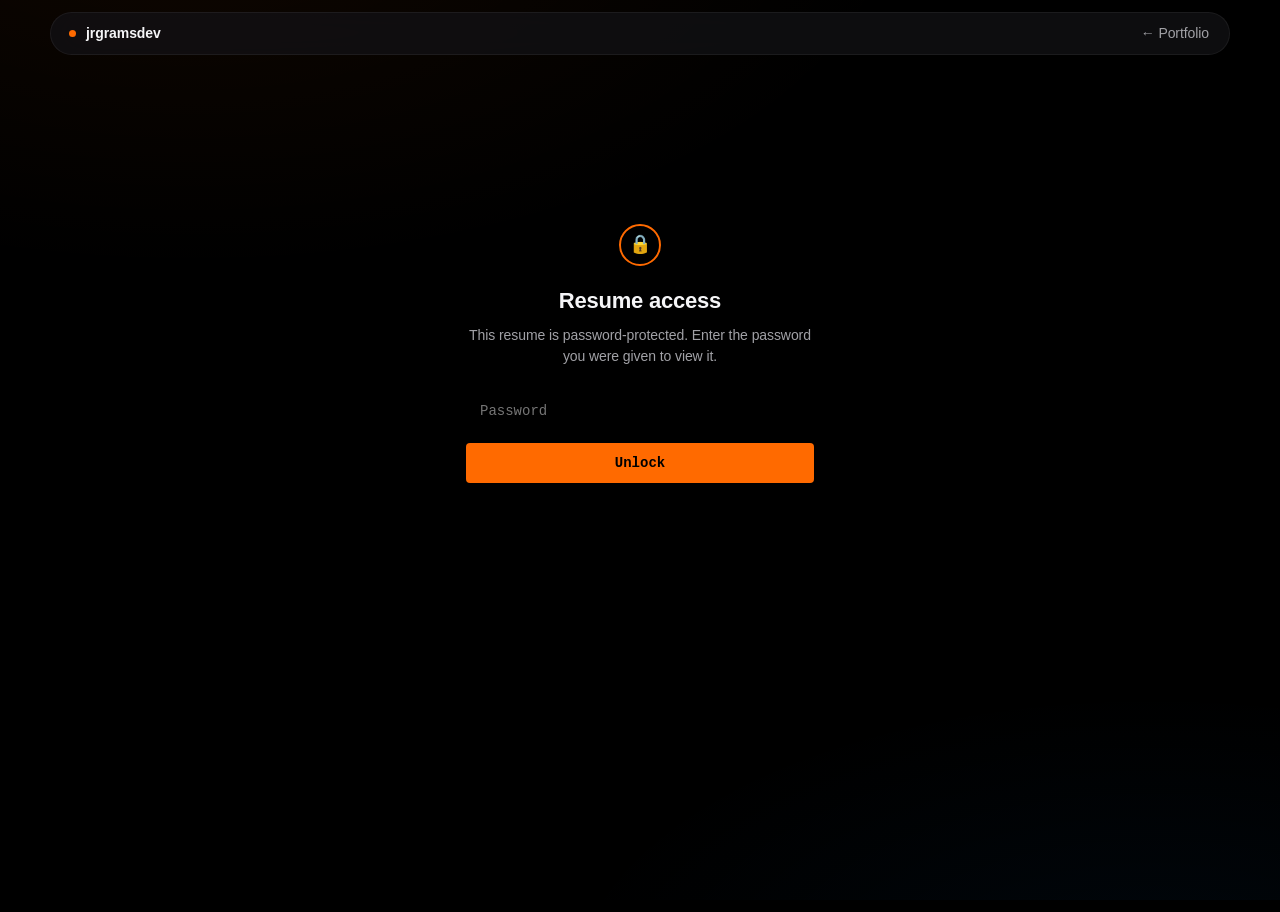
<file: resume.html>
<!doctype html>
<html lang="en">
<head>
  <meta charset="utf-8" />
  <meta name="viewport" content="width=device-width,initial-scale=1" />
  <title>Resume · Joshua Grams</title>
  <link rel="stylesheet" href="style.css?v=11" />
  <style>
    .gate-wrap {
      min-height: 70vh;
      display: flex; align-items: center; justify-content: center;
      padding: 40px 20px;
    }
    .gate-card {
      background: var(--bg-card);
      border: 1px solid var(--border);
      border-radius: 6px;
      padding: 40px 36px;
      max-width: 420px; width: 100%;
      text-align: center;
    }
    .gate-card .lock {
      width: 42px; height: 42px;
      margin: 0 auto 18px;
      border: 2px solid var(--signal);
      border-radius: 50%;
      display: flex; align-items: center; justify-content: center;
      color: var(--signal);
      font-size: 18px;
      box-shadow: 0 0 30px var(--signal-dim);
    }
    .gate-card h1 {
      font-size: 22px;
      font-weight: 700;
      margin-bottom: 8px;
      letter-spacing: -.01em;
    }
    .gate-card p.gate-sub {
      color: var(--fg-dim);
      font-size: 14px;
      margin-bottom: 24px;
      line-height: 1.5;
    }
    .gate-form {
      display: flex; flex-direction: column; gap: 12px;
    }
    .gate-form input[type="password"] {
      background: var(--bg);
      border: 1px solid var(--border-strong);
      color: var(--fg);
      padding: 12px 14px;
      border-radius: 4px;
      font-family: var(--font-mono);
      font-size: 14px;
      outline: none;
      transition: border-color .15s ease;
    }
    .gate-form input[type="password"]:focus { border-color: var(--signal); }
    .gate-form button {
      background: var(--signal);
      color: #000;
      border: none;
      padding: 12px;
      border-radius: 4px;
      font-family: var(--font-mono);
      font-size: 14px;
      font-weight: 600;
      cursor: pointer;
      transition: box-shadow .15s ease;
    }
    .gate-form button:hover { box-shadow: 0 0 20px var(--signal-dim); }
    .gate-form button:disabled { opacity: .5; cursor: wait; }
    .gate-error {
      color: var(--danger);
      font-family: var(--font-mono);
      font-size: 12.5px;
      min-height: 18px;
      margin-top: 4px;
    }
  </style>
</head>
<body>

  <nav class="nav resume-print-hide">
    <div class="nav-inner">
      <a class="nav-brand" href="index.html" aria-label="Home">
        <span class="dot"></span>
        <span>jrgramsdev</span>
      </a>
      <div class="nav-links">
        <a href="index.html">← Portfolio</a>
        <a href="#" id="print-btn" class="cta" style="display:none;">Print / Save PDF</a>
      </div>
    </div>
  </nav>

  <div id="gate" class="gate-wrap">
    <div class="gate-card">
      <div class="lock">🔒</div>
      <h1>Resume access</h1>
      <p class="gate-sub">This resume is password-protected. Enter the password you were given to view it.</p>
      <form class="gate-form" id="gate-form" autocomplete="off">
        <input type="password" id="gate-pw" placeholder="Password" autofocus required />
        <button type="submit" id="gate-btn">Unlock</button>
        <div class="gate-error" id="gate-error"></div>
      </form>
    </div>
  </div>

  <main id="resume-content" class="resume-wrap" style="display:none;"></main>

  <script>
    const PAYLOAD = {"salt":"hNusp2EnRq+C+9sXY4Rl0A==","iv":"r85BiksUpjIVEP4s","ct":"z7nqyYH+ypnWqLeRQRp9jIULtZ5hvggcOc+dEXFd8kFgqcuq7Jzt0AVtx0R2FrPIFMOWeid0WutPmx4HygzD69gg+GwSZwq/L0PDJo7N4dJvI4tXva8B6t6GONEIuprO1oic8fiy7lIl+3/X3pg7Pi02+lw9BkFxMpAlkeaFWqJ2WQNCcdlZUKQglK0u5E9TFuHZdysB2ypPwR1GxnPtEAwLLtOb89CCCWLBboThjXgB/yILQbd4MWfo/Wsh87XvJXqOeylvKKygUj7lvGqm7q3iLzEESo5rD7tHoYSyqFG4vyFflJVzNKeeN5eOrYH9rwTZhdMF2a/JUGn/x/acT5mKsT9ZFQJeyKopGKUUqPa/HITl9RyQQ3RnU9iBAz0STZAZveUEgrxtO4mJ5oM1YQxZfQxNgM00txPG0B3tRU8Dc2OZ7p5WRt3Xn7BtdAtuFbRql/R+Q8QQn85OW2bVI1wQmq8LWmgXTnssVpP8f+uy52y8nJziBLBpIwSsELB+3+MucRmH7xfDprL2ID5FjF+jbSdXKkgcLpohR9eagSoqYyKlsWVWe8rweKraRIi7goDFwOlweWJNU4rZVq90bmzTfAwWHPAfWeKPmpo1g9SWfgKa5MjcSdC9ihBRuQa1Rgws/v9HqAMKf+BPv/kpcHsp3YBYu0awBf7tYVdMvxdu5HfkqFWX32gJiJlbyxsQ8eLwDWH5NgJA3bXw80tbc3/ijwSKh6S8g7sR/YP+/pCWpXyXsBXzObG7w+xWc9MgjPxKNYlMq5PfORXwhSyRHIn3Y7NnPJkgKUh+Okg+2pXgsCnZzFjChKq/gRLiY9Byq55IQlg2luFfi5APP1GbyWlq3h8jtFX5hiV5A9s/xV79o7AjayPYzPMZGZoz4NtLaxh5C7Yq3x71t2+s5iKH2aIkLboBzrqs1JzLE7IBLsXp2wup7UmLd9DOvs7oNJPt23+fvnvty7fJH7vUu3RkPsykKFVk0GIMhpJTyaNGrVHSEwMRx4wVo8TXmX5+Dlj6Uy3Q8Ri5+6jrnbILJJiM1Aajddjt0/dfYL107DQUZuQ891gFOjMgunbm+PcztabvBTFpCXz1b3Gt4rUxMzffgDqbELODREIJzV/ITPtbTyjYIr4lv/cglwbIWqZ2/GkJYWjINYSIhxUHuki8sPko8jYByLPrMFmhjGi9PLUtzKc4vY2kK9VPd4RwVtYooz7i0g/Eq81Fa2leEYiY/kGfAa3aINqF+HrZKE8nnxZxehWrrQC7QZBFUsMie/1unlmnYtm4At+iWO8Ux+v8WbDXfR0n6XSqGQHad/ihj9iDyplvgwBhbShjdfGFcUBqwETRM7dhmTdPiTP9N8J9JTCFC2T8OQmBEqi780mjNF8xuX7qcH4efLLMSJfohbB9fQOf/H/6a+scDk+gmHvPE/Ku26YkjSExd77H+gGCslbzY8LUFlA0Mhl8rOC+LV/r+FtW2qmHO3igB8ZrQ9+wZxoJZbXIt7ynljCmhqBp24Eu8q1ImreykrQKKR0mT0I95ZzO52kF4FMGmKEkz/Gaw78kskpaAf4xusQy6q+8w0T3MeYYVQfbjCih+1BXbwXAIDuC5c/oyHcIgHrmEbFajYcud0mLC4XMtVHJWmEKmp7XgrtesGbfSRAdbjf6FiqLjaBqtaF9QeLOt3m4r+a4Cl0HwjKqur4JAI/Ga4RfHZSPAZXsINWozoz3cZVClck8crnDIBQ8crvLA9DGKJhQaTvotxtZuUJ5kFIZ1iUbKpFV3u/yZTvZQhi52wkVUNuULQncgB+hCjhjB2Cf2Pij/KxuQNQXGDJRvOSrX68oVtUJhnW8qO/a0GFLW1uoQnl+GGFBkQaunA2wQ4CaQ1X88ZMrKOJe3pKVXtLqyiAGNjF/SSHipkK7G9fETGxDqUKZl+xIwUd+BB46o6Br2fBu1iYULanzsMF16Zd3kUTy2ws3VZ55civRjhsY7yidqLUFUV9PdXcnLN6eqUzQfpmKo6i65+/q3uKP3IqmipNwa+AVHw20s5QPy2ZCCVhQqHUdjOgcYQFvj3dl1HSa2gJ+r0+swL4NP8Up7+S3IQbfl7j876fM+X7dYpW36wwbETm525JpoxmKsu0tKP7S4EgksFjMES7H72RWYiguoW8j8k0PKhb/nHIXwyu8qgSxDBzBGKsU9OIh5c60exlW8X5I2al8p0cILsrI8TGYa0P4+6PsdkigrgSghoWFBY5Pplthtpv2x/0cKRPGJ2/aHcF6DZzxh9kEL699GZqZ/t++dXE8bswS01XRxBx5+Zh43JH5/uQhzzpi0N3ADF8WKD8qyu8elW8+v5UBGLsweDPS+QhEaOb0MYhK+spQVuzZFF+lJBhR0FyC+VR+emEh/eIhPVEvnXcxwTH/a8y2QqFQlU9QVVDCta08oj+6foD9JcSwlYDTHk9RMLoxkEg2FGuuZ0wW3Ofwxdscpp7yCIVks8va4rWw+rmfabCLpxEMrLjmh9S+4zYGwyE4HEop8LRGKeMZ8W89COKvcfFKdO8w+XmSsx7X2VCsgAqbl+MYsdESY/m0HD3SJ6MWOA7XIMRCMcbvS16uaSt318/rot6x0I5YurNfaXeZa4AT5aE8atBGjtfp0x+v1Ar/UifTp5nP5WpTlHZAES4iFGHQBksePIH+35RMenmwmuCMQO/vpKD0b3QokRJVxMv/ydcrikhFU+SV4jCu0fmWKlak/O1LB7eFWF5P2dY1O8cV9zoVBaUt20fb5f02pQXDBBpUgSocRJX920FV5kupbH1aVYhazXfuD5udUuDpEAfiM52waCLLWcJ1kXGJJ3C9D6p/TWN6qj0vP0zWki7FGvTQU8YIrMLGyjHsOgJk4xKcZ+I0gOba4Q1b2KAZ95g5yqT01JS/BWKCKTJi5Td7wCgDDIR83MBd/wjeCHxxsAQplG7xCk+i0nPbfaLSxdmLaMBWcpklITJayr7UknNKsphKH76udqUNXk1eCBdJjzISbh45rYCSkEHA45RQAgLo9aJj9zG3G4NTkN7JBSN3MTwoO40l4Z53Hv8QWgjjsKknvbhvmA30CvQBfeMle1UqA5v7lvsgIUdUHakLu/NpPOzsgqCWoNI8GudA2x/zOi/MQpvJ3Lq3AawH7sTChBRaQKq7VGTIrioc4aYKj64YQq1lCP59jQ3LIVr5Mwz4xuuDdEoyoqqw/1s+9yydXI5S7nADxk+JempT0rhYt+pXR4Cw1wSsRoONgxcSMNYPZiF6oyIMWCJOxu6+fLaKO/8NlpLLf0fhipKunq9RdkxNPtwBDDHx+VfU532mAQZFt/cNGHerBcebqkj8EnglYbOhwp3A8E25t19rTC35yJPombPB4ixm49uZsCBBU3Lcfx2wRUcnoNz48PonixdcfZBChAuMiUI7+4B3So3nmCpxLRnQbY71rTX8o8/KHgGl9dDL62A/mTKImqUOq2FAN4pPvKKZRnODDkzdYMGL6nQ9tGC6LUN+oF3gzZNrJbRTlmvMZR6gpNy7OIM0bpkTII8RUr8ch19WbY1gPZ1m8hu/zRFvgeg35HDKexRGR+f5+1Py5IBZMcYIotbzNLg7FphSjU1W4YX6nFhck3Sr3jUxdAp2bs+q+VMID5ls3VmMRATOPht/tL+bUcnpy1ySF+8CFDM9MSCv5LzOv0ZODBKmjKGn2HtULWrqUQDK0Pc95/ZcG2jH0/zWR2aOdLHrq62H8EKelbUiTwF0G4bqldXk4gqE7KEGc1+kWh86VTAsCDEJGHJQ1Nn9/SaX91a090jU94aKetgVsqqrZNa63rR0qpKLijQ9irc03rGkjPNd4NZ2IvtvimUA9ar5ArQWKs0i0uKx6AAlWv6W+CA0/q27vK3Gog5zQyxx6vsXYfVtOqZyiJXWHwQbDb9Rpym9U1+aQalFbLa9iaygQhyCGWs2lxY3Kxj+gHpIUGpG+ab+FILMCG5dSI/Y3N8B+b2qHug4EZ3UcUnwZCfN3LAUyDh5WvPFZfv0PzOtXiGzkl0FWkqcqB1wAxNkfySAJthVUdMVThlCjQby0oVwEtpX5P+A9W4w94CNEANC/EkmgFpi/[base64]/6SOdDxXACGl7l9YxCJv3y6xq88JVE5l/UUu5IM8MVdCqH9M34IwOKSdxY1zlzLlVmsPgtz2hJjBBE73yUnDE/3UyR6eP0kNRCiXwl+H3yxErEbTS3kJIl3u/0YK9hJb54w3BckJPsvzloZLTuSSCIJeW6mdFDERpV5OfC66dssl2yGNL13Hrs6cqRo7hyQXxsH855JYvpNkM/5p7IV1nq0bf7po4b7oUxeH5XeJz5GhCKi6G8putfetTS0ekjAhkTICocrEHI2+Vk4dR0D7vJgQINpLZ4TvH4FNDxP8NrFFH+nPNLIpvNapfDVRnyrwfK+GkqRKNSROzMKgB4SgFKVRbUZD4+K5cjg+qJDLl/9oELXUgo7erDqhoBvvrgmV+oe7PZA051CV0YZnTGrdP08EWiYhYV9w7ghUMeklOfeQnZJQD7Xy6cr/Ogx/4G05ei09Em6//8z7mYyCco7Oifp1U81rzAZanrnUopEyyz3fwAKyQUgffJiVWRJHjw/hwRmqUk+9Byz/Z8WJ2KRNZapZL3Vxw6j6c8/mN13+v7+c3rBG0EF2e5fZ9tSJeXs6nE/dbc5kCXBOmeCHaoqJg4LdTGDbn3VFdP9muSs8t17nBc/76qWl9F+ka/+4hTJddqJWgVvkTx78BurFxuSfq9vUca3Db1RQoT+whywQ5MzFZBC6eCCnMkNaia3oaEtuylvcLkhToNeAkJpDLAHEIWBniWJBquffohXMjqhaI+Um0pEHQ7hF/dYk/ilAaPdoXe50zzERd5hukpxGZ9PV5zLZ/eSRwImEzgKPb1IUi6ulyFeqFbJNGJHCYJXx9fas/C1Swk6MKjAU5orVOA3ZB4JNSi4S+qKvEu4briTxFchDPagotvqyjMnHaT+HQnthMdbzd5a0dt7F8Kk9+2xbsN1gxMMHVAO8OvhR0AdpEnSR31CMnFkeqWOFcdK4JD0cydZwUyFhq2yGQfVAicok0vT4NE0yHh7RPkzWGH/TpmWHXWoYdISg3sF5oQHZUp9M5xzn4+rLIryRRbNTe2331O8h8ibF0h7YDaFb4w8cWB1C9tKS1JogLK4K0+UKeqTQmU2jGTrwD4g0NgYhjc5dUjJBBDmqQb/pz0MbV/i8SdtR//dOS+W9yEfGaL+F5vlEZfXPKdrfu4FwM7Bxi196uBhUR4/pNBTTzTSAs18wxq/p70xUf20fs/+t4cCtKmZsYgryHUAHIYtp44DVwGdrI/VlCnyFojZ4MUUY1IPlughSLHfGJFRTIFifCbinRWR9mDn3gRkPnjBwKd1Ztd7bRjYAl09EmMjWL2Ry/51rMZlor+qSjmiRAbvL7VwPHhFopDd/loqQ4AcEjNrTteV2nT0zonQ/NzQkPJaJOlBoDaic5iToBlc5Wr8cU/[base64]/jI+uu6XmjZIODu0Yf3dotyK+kwhunyaFOwtFbMGhRSUqbRPw+DwqoK1J5n+xwIaX1hWrzMHnAJe48MQnfnQLQ3onM4YMLDn7PHzS52PVmuBunWotaNIv2AUzh3tNUynuym8U86hjLA40gNi8kf8uSndilgorgREaE2nWItNuREmYuXlxS5pwefFjYGfJ6lB/vHG4/oEhllj+r2BYotSvwj1JdCJvnbrIOx/Ox26PdCt1BmBzLpROg2fW9vKPWP0qEzBuBm7siQL4U386qA4X2wa/xTK1gQ1MljmucItzemQJzC1uySaifZRjzFn328vANaHhThV0uSRrCCO74SKfAojjdLc0k3DXwZh0uL742t1WA2GD4sw2iL4cJL5q7edoFaPl/[base64]/Xqwe910YbjC0KIixElp5UnSD4zGXEpz+KLaRfbCTUgEf15vksJ0YVFDpdxqCqwYYnDDVQSsH6TA7ojh/srcUQtGVuA7Zt8VkxUWXv/HhUYAYjWVI49ITfItH29mNyMBOSj08c7Pb7miWSt8hvkFcBU6wSNLJrjDChGHrqj/fLANfbZBn8u2AlIdqOSckRk18Mzd4C3INqVP/KX4IPDgr3yyYwmNQuLFG1ka3xcxmYXLkK3iI+CO/XdHfbNfrfZNeX2+pm+BnJjrFLK9plfUemBtyIfZqkEJEPcRo7knIuaeGCQEf2yioVuX44AlCjVSw3PCb3OVGWnURfPzVEqTp4DsifEVkgwqkjLAtc02rsWMKUiOOoI5GaV+QxpB3M0pXwvt7y+5FulDuUGC77PD1DLGPKTW+AWZ3K6QD5nqK2SHuum/kvO8eMMJJtdb/zHmRCAVZ+B7FJP3KUJ/ltByaubS9CxAKOWC3+ZhFcxr2QTAazmJmBkVDNkWovJLJ/1S85U8b297jvgcw2cr1INzLmOYQ0+IZ3KqbatSGyWuVuc/B6RGOSgd7anYy2ikZA2QhkEGM/O4MNzvwMjqceBqIibJJixpJidpSaRPaiqT0C/FY4uxbdek9IkPZSSO4i0qp55BBKF/9Wg8cDXIts2GfM21bvinHBOqpy2redpwjw9evpPdyBwbGPhYixhgVs+9199TB1CUfbYxP9SxWgYSXaOvK0209uaIyr8n2/yCrGrKdSAy3/w/QR2mzadLeWocIAGRhAQRPlWcUmF/GcliVkX7Qg+6zNAHqGuBNC2qPILD+gW3enf1BZVPybcfsR73VPk62/TC/7BHfriACaU+PhpgDNhxPRIycpcQ0QxBWTGV6N3cEmBr6klQswOsONfQF8aTuLAPHBtu0JLTO2a+WT5PPtHKoo020XzeNeFFpPChX8BIqhJEsDm8fYnE9RpeAf1UmERzYagKujimu93cSW4o5YIGWBBSOX2/[base64]/[base64]/DDSFzxcL1MllYWQGoFLVX0l76jMiw16kLa6CSS+THCO5/1CT/LhXAJna4YSBhusIVXBDfxz36DYdvDiGC936SXso8FS6zi3+u0U/5mOiPDItpC3tTPjfP4kkZ5iZPz1SbSQ9kSyZKJLDOO1xuKCJDzayZrJLgcqo4XZ537giLogyuJe9GuoqHV8Ngz+IMo182H65HJnG7kVSIZuUTs7JLOybLsQhuTp89Bhdy2EhG7/z1W6HxpeMlx5ubPY2uSO4NtBv/SaBWijt+Atxgt6JC8h64sp0m5gEs09Vm/r97NJqmubPT6S4v8PZCVjYHUcwBMm95ZbSkRMN6Y2Hljjq/E2QWLnCm4BH0qswlbRLngJZgy7Y+5VLFkXXlXPAmDPwiRIZPmrQZLW0oqZzxLoNzj4pfTUvC5HvJqSvWLji/Z5uI6ATPp8ilQPXj+P7j7c9sFMzw3O4e6Vlt40wwHDtnAswCG4OlbkYIQ/WiIBQq3F0ZAP9XBLz3uwcsM5MuU9P3RfL4LZDhymOgz8WB9OPjhlMf2rlTG3RmV7ZdICX/LBuH5iIEz2HKIPx499Dkkt1/RzsVtCpTXDkYdlbo8/g9jU6y700220mwJO3hidXfGFuzMw5WJ785y72T+v5RYp+229c7s0lpKxnVdk3MfN2eyGwPV48pmY1QMePP34/P+JnhWPYAYH7fG12GUvN4JgMoPo0a0xPPiHj2U0cdS1tp/c4fJekh5+bxNc14osk49rbGpZn6ZkRBO9EHrkJivKjiLBvi98BqlvFK5DuRXS3Lx9vrQpvCk99XjtKiwcVOVjnB40JjbmoW1lT+Da7a5GVXpQHjnCGJlk1dnAy7d7rxEXiLfaVJS5XkPa1SKtq13dUfQc6NvNgd7moYMV/WrI5qR4nb/if+byuB8NnJp187nywO5DfF0EWcLXtpP3kMdccikyyP35vpH31usNSWBshi7QxM97kjb1hDf7Ubk4eM3m8E4/Xkn35gry3kSkFcfE5QsZSWVF4azy/[base64]/mWRXy9lWL6tP8P6tmq/HDcLC7Txl5jOCqv3h7H1AqzIYIE3d203hmgkcNO24+Hv9xRcl2Qs8qgPj5E1MjEUJW7+3lfef1BYGaVtHeBmvy+D4O9ojpSFPaxsgrEQKq2fzQXaiRoBucMWFMOKQfXFf1zo5TK+9ABJq1n2H+37k4WhKi2W+Ws2jj191Q9mpj2AWBtE78cbSsrxh5WbDjNx/[base64]/ryBqfGSM8CKrOO1SFAJEUPoNau/a54mcBScVb+Jl/F1I4ncnPsW9apHXK1I4JvnF/z4w8Os+eIOiW8u1/EoNXpzUkvCZD/Wqu/Pks+qR5uBqC/GynngZPA48npHOUaiQoWYhkn5P0WBwCC7Au3koXIyNYxtxd32YB9PeqA00qcw/+qZEetO4rDW2XQ2aOKjw5P32RX6WcYJrMm5apIm6nfrzD9sKWm2fbDCsaTKZrUOIjHVr8KofbkBPOhqzopt997ihyGU/Wc0tsMhWyrJhGgRv9VUuEDFrqbj57FOaEp/zwkM91g4Z/a99cqbyNQpCBs00B5/B1IS2TPkDrfDdBb2XSk/ObhA7EoZtp6L9ikJmWW74Q3wGJUT19d0PTZIwbXow+xTXBpZc10lzCVutcPJD9NuHEoRgcv6PpEAPjQ9ryHOKslcSCQVAkOmbkLJl4yx5BVtFyjyRhPRAIdguLqydK+65AAedF4lPw/JAv7blrJDH+OTP9mm7iX4f7dV04MjxD4D57BG25L2DWYJlrDCUkuh6WH1G54jewHz+IR5sm488OJVNi5bVdzvRakod0a9zB7i1bke6g7p1/ebbXXAT5k4mNVnDWFiu09csmkUxgF6lGcVNHqfpLBNGA3461+oQ2K7oIrSLrTSkEX0rSHRp/3FPIU6huTgstROuKKki4dREd6rfQyY+bY7YGOgBhH86l6JMnB8LtVCpf1wqktHUvf80LK2y4I+Kxzla0fTMNU+zsFkTCIajUpuSa2hspPZJ40hCo8uR2HR4qu9hd8v1+9M3y6/TtdHhYnwZ2p4a2Km2wrs0L9EOe+bKTIhXaYFUKFZ9SfsyaLKHphyazMeyX0WkCQAD1b9Tr5htHQmYh9P3O/4N5iF5ie1Sn0BxF0ARS6WkUo7R5kaD+Lj/W/Vp6yRpsa5p9Bn7A6wGe/igHk2tfqGf5dB4WFnJSGswl5Al/ntqwRG6ssXTaL1BfDTDTfBFSMqCDk/6lXoQt4r2+sqeX0DS8foBDDCliS7AdG74bKoME6cTtwS3z0/Z8kSuFp+xvjMpiSDVoNS8RnIasBqPbt6qACIhi5zgDx8cN9BlSFAsrZcfwDfeH6COAAa0XcHv8S+/TC7pjslOAP9k6onT6JZv3qEUXi64PWOhayooyVVP/[base64]/Oai3Yahi2XOxQ1e/hORD67G/18eVXVbRrlH0tAdJmOf/Or2uc0xXQAo+8TJwBGYwMwTC4mDsH5NEJ0rk4y+g/1s5UJf8lkyIlGjevzKrhSZnPQLYeNcFcw9joXlSbKj8sjKn03s4firgBvrpCTNlySMVGYDNjjz0voUDW7pWLhimoaaGYXFj1xQAl63nWSdrpyzcD0y0lHKZ9yqslwoxwwZIGMFTyIsLJer2GC9SG9nsvK3Ta8ughZr+JdXvzQWdQK+IwghHzp4mUt4R4QGotsz4I/iciNs+Q4YZ8wmJxabZf3Qb+SDl1avUH7I/2sZx10ivMH4XvQUhGhP4XSRquiY2XgziuIw5EoiaV/5vCb+gq4Mz04X6rXTCihghMsQPqVZfdtRSUpontfJKtzfsMo2wjheEFEHG5bNMze8CFb5Bgud9x/W0BALzWhyWwaUVkHqhtRv8ELmJadvHQBR+TPwLdhLA6TOiBwEAv5uhhqcsrzi2etsj4cVv7/IBYN1x9HpVPJtPPZGK5ZduPQkJ/g8hMRvaHiA9rUloaPXj/GM7Pf6v3ay91eldYHk/STYgPIsEF5aZg64zkrmuvnqm3EzEyxxWmwhhbF4MPnAWQB/iVJP7vrIGHSPppGYVOx34je/b66tE1rj8B81Aj6kt1yRwFWqcMvCGzxmUa3JxnyIbJE+BIBe4XIKX1rYAegi43SxyKXSofHQrZVzLzDknShaObITh1mH8QM6YXapsO2Y4c/yxnrp+nKH571gfCermwN2Fp7HFPw0HP6+v+2Ao9tDJIZwu+MT3vs+QYFGAZeC6rwj3fWASFF5DmX063ufuDwmfecUt0sjWT6P1maV5f+vEsabhTwGihdUdygyUb/sEwANHQghTorr6Epppm/C4/khgNN5z+TmTlF6cvPpWBCfMGzxNztRHJHTHf+8k3pzfejWx+rHB6cgYMwnzO3W5pXx5EST4Qk24a3g4XJP5y2n0nDNw7wC/WfgRWJ31/[base64]/5ZbM1f/kZ/[base64]/nIaUo2Hk89MvHZ3QZRoRkQWHt0NQEkzCSeSFUuY4m8T+48HuzipbmNqOpbYWaSIJ9KdH1xo4km086nA5eoq2KPltjI/GzoPWVJHZL/zuvD+ZZTuf8l7ubOHL7yaTQeDNXqpC8xmmONrEkx4Tg3qnQ/n7S/YI22SvpAwUnu7t+W658UAnJ1WYcQo9zk+oSxMHK6GVNZGp83M0JqijU1bM+cNucqQVkn1N0e6GQ22xh+06D0j2rAwRXQa05Z97rAwfNMf0LxA9h5q/RkUzRLbXgLIGy1WYoIMTZ9QMtOt28H6YiXin0wCeg140T6gOieW4bYWqtrjnn98w5lk3rz60SiL6xPYkE3iPQlVW/OEVTEjDnAwJuE6PDUa7JzCxS/BPoqSJ8wSrPi2lOxOiv32FSuHvIVKJ6YVOXWgefUAXrME8fpIiem94hHX/NERsesykzwUXmz7QjBynerwebx1c17+DVosPyS1Go/9buknCncNNxQoaAzHSHogwa5fYIsSZYXjuW+D/8Qx+NEJFclfZ5yOoLWbBH2mb/JKw36UJsEMvGyGwtFAcWcW0ciFJeeqYvB1hcXfjytuCbt7hpdtzPgl5r+egvq0kEd/MTRQvj5HBMnWYEazXQqn1/huTc73ESmjxDXlTOBt/JrywhyMW3Jfk4XthdBLFayjw0glVqydBzgdwDa0EBzu1d1+nIhAn/AdVh6D2BIE4pTG8UT2GhZj9i+IS4I48n3ZBRnYmXKKo7Yn1830TgqeVOrlTy6FbRH5Y+lrwUKDZ0SUwnz+qO1rZOVluMdbQGjfC6brW9dA/AA==","tag":"XFdtzbwVmmhrge1K/0PWeQ==","iter":200000};

    function b64ToBytes(b64) {
      const bin = atob(b64);
      const bytes = new Uint8Array(bin.length);
      for (let i = 0; i < bin.length; i++) bytes[i] = bin.charCodeAt(i);
      return bytes;
    }

    async function deriveKey(password, salt, iter) {
      const baseKey = await crypto.subtle.importKey(
        'raw',
        new TextEncoder().encode(password),
        { name: 'PBKDF2' },
        false,
        ['deriveKey']
      );
      return crypto.subtle.deriveKey(
        { name: 'PBKDF2', salt, iterations: iter, hash: 'SHA-256' },
        baseKey,
        { name: 'AES-GCM', length: 256 },
        false,
        ['decrypt']
      );
    }

    async function tryUnlock(password) {
      const salt = b64ToBytes(PAYLOAD.salt);
      const iv   = b64ToBytes(PAYLOAD.iv);
      const ct   = b64ToBytes(PAYLOAD.ct);
      const tag  = b64ToBytes(PAYLOAD.tag);

      // WebCrypto AES-GCM expects ciphertext||tag
      const joined = new Uint8Array(ct.length + tag.length);
      joined.set(ct, 0);
      joined.set(tag, ct.length);

      const key = await deriveKey(password, salt, PAYLOAD.iter);
      const plainBuf = await crypto.subtle.decrypt(
        { name: 'AES-GCM', iv },
        key,
        joined
      );
      return new TextDecoder().decode(plainBuf);
    }

    const form = document.getElementById('gate-form');
    const pwInput = document.getElementById('gate-pw');
    const btn = document.getElementById('gate-btn');
    const errEl = document.getElementById('gate-error');
    const gate = document.getElementById('gate');
    const content = document.getElementById('resume-content');
    const printBtn = document.getElementById('print-btn');

    form.addEventListener('submit', async (e) => {
      e.preventDefault();
      errEl.textContent = '';
      btn.disabled = true;
      btn.textContent = 'Unlocking…';
      try {
        const html = await tryUnlock(pwInput.value);
        content.innerHTML = html;
        gate.style.display = 'none';
        content.style.display = '';
        printBtn.style.display = '';
        // Cache for this tab only
        try { sessionStorage.setItem('resume-pw', pwInput.value); } catch {}
      } catch (err) {
        errEl.textContent = 'Incorrect password.';
        btn.disabled = false;
        btn.textContent = 'Unlock';
        pwInput.select();
      }
    });

    printBtn.addEventListener('click', (e) => { e.preventDefault(); window.print(); });

    // Auto-unlock if session already had it (handy for back/forward nav within tab)
    (async () => {
      const cached = (() => { try { return sessionStorage.getItem('resume-pw'); } catch { return null; } })();
      if (cached) {
        try {
          const html = await tryUnlock(cached);
          content.innerHTML = html;
          gate.style.display = 'none';
          content.style.display = '';
          printBtn.style.display = '';
        } catch {}
      }
    })();
  </script>
</body>
</html>
</file>
<file: style.css>
/* ============================================================
   Portfolio — refined Apple-inspired dark system
   ============================================================ */

:root {
  /* Surfaces */
  --bg:           #000;
  --bg-1:         #0a0a0c;
  --bg-2:         #131316;
  --bg-3:         #1c1c1f;

  /* Text */
  --fg:           #f5f5f7;
  --fg-dim:       #a1a1a6;
  --fg-faint:     #6e6e73;
  --fg-line:      #27272a;

  /* Accents — neon orange on deep black */
  --signal:       #ff6a00;      /* neon orange — bright but not cartoon */
  --signal-soft:  #ff6a0022;
  --accent:       #0a84ff;      /* iOS system blue */

  /* Typography */
  --font-display: -apple-system, BlinkMacSystemFont, "SF Pro Display", "Inter", "Helvetica Neue", sans-serif;
  --font-text:    -apple-system, BlinkMacSystemFont, "SF Pro Text", "Inter", "Helvetica Neue", sans-serif;
  --font-mono:    ui-monospace, "SF Mono", "JetBrains Mono", Menlo, monospace;

  /* Rhythm */
  --radius:       18px;
  --radius-lg:    22px;
  --radius-sm:    10px;
  --max-w:        1180px;

  /* Motion */
  --ease:         cubic-bezier(.22, .61, .36, 1);
  --ease-out:     cubic-bezier(.16, 1, .3, 1);
}

* { box-sizing: border-box; margin: 0; padding: 0; }

html { -webkit-text-size-adjust: 100%; scroll-behavior: smooth; }

body {
  background: var(--bg);
  color: var(--fg);
  font-family: var(--font-text);
  font-size: 17px;
  line-height: 1.5;
  min-height: 100vh;
  -webkit-font-smoothing: antialiased;
  -moz-osx-font-smoothing: grayscale;
  text-rendering: optimizeLegibility;
  letter-spacing: -.005em;
  background-image:
    radial-gradient(1200px 600px at 15% -10%, rgba(255, 106, 0, .06), transparent 60%),
    radial-gradient(1000px 500px at 90% 110%, rgba(10, 132, 255, .05), transparent 60%);
  background-attachment: fixed;
}

a { color: inherit; text-decoration: none; transition: opacity .2s var(--ease), color .2s var(--ease); }
a:hover { opacity: .72; }

::selection { background: var(--signal-soft); color: var(--fg); }

code, .mono { font-family: var(--font-mono); font-size: .92em; letter-spacing: 0; }

img { max-width: 100%; display: block; }

/* ============================================================
   Nav — glass, floating
   ============================================================ */

.nav {
  margin: 12px auto 0;
  max-width: calc(var(--max-w) + 24px);
  padding: 0 12px;
}
.nav-inner {
  background: rgba(18, 18, 22, .72);
  -webkit-backdrop-filter: saturate(180%) blur(20px);
  backdrop-filter: saturate(180%) blur(20px);
  border: 1px solid rgba(255, 255, 255, .06);
  border-radius: 999px;
  padding: 10px 20px 10px 18px;
  display: flex; align-items: center; justify-content: space-between;
  gap: 16px;
}
.nav-brand {
  font-family: var(--font-display);
  font-size: 14px;
  font-weight: 600;
  letter-spacing: -.005em;
  display: flex; align-items: center; gap: 10px;
  color: var(--fg);
}
.brand-sep {
  color: var(--fg-faint);
  font-weight: 400;
  margin: 0 4px;
}
.brand-tag {
  color: var(--fg-dim);
  font-weight: 400;
  font-size: 12px;
  letter-spacing: 0.005em;
  white-space: nowrap;
}
.nav-brand {
  min-width: 0;
  overflow: hidden;
  text-overflow: ellipsis;
}
.nav-inner { gap: 12px; }
@media (max-width: 1024px) {
  .brand-sep, .brand-tag { display: none; }
}
.nav-brand .dot {
  width: 7px; height: 7px; border-radius: 50%;
  background: var(--signal);
  box-shadow: 0 0 0 0 rgba(255, 106, 0, .5);
  animation: live-pulse 2.2s var(--ease) infinite;
}
@keyframes live-pulse {
  0%   { box-shadow: 0 0 0 0 rgba(255, 106, 0, .45); }
  70%  { box-shadow: 0 0 0 10px rgba(255, 106, 0, 0); }
  100% { box-shadow: 0 0 0 0 rgba(255, 106, 0, 0); }
}
.nav-links { display: flex; gap: 22px; font-size: 14px; align-items: center; }
.nav-links a { color: var(--fg-dim); font-weight: 500; }
.nav-links a:hover { color: var(--fg); opacity: 1; }
.nav-links a.cta {
  color: var(--fg);
  background: var(--signal);
  padding: 7px 14px;
  border-radius: 999px;
  font-weight: 600;
  color: #0a0a0c;
}
.nav-links a.cta:hover { opacity: .9; }

@media (max-width: 640px) {
  .nav { margin-top: 8px; padding: 0 8px; }
  .nav-inner { padding: 9px 14px; }
  .nav-links { gap: 14px; }
  .nav-links a:not(.cta) { display: none; }
}

/* ============================================================
   Sections — generous breathing room
   ============================================================ */

.section {
  max-width: var(--max-w);
  margin: 0 auto;
  padding: 140px 28px;
}
.section-label {
  font-family: var(--font-text);
  font-size: 13px;
  font-weight: 600;
  letter-spacing: .02em;
  color: var(--signal);
  margin-bottom: 20px;
  text-transform: none;
}
.section h2 {
  font-family: var(--font-display);
  font-size: 56px;
  font-weight: 600;
  letter-spacing: -.03em;
  line-height: 1.05;
  margin-bottom: 18px;
  color: var(--fg);
}
.section p.lead {
  font-size: 20px;
  color: var(--fg-dim);
  max-width: 680px;
  margin-bottom: 56px;
  line-height: 1.45;
  font-weight: 400;
}

@media (max-width: 760px) {
  .section { padding: 88px 20px; }
  .section h2 { font-size: 36px; }
  .section p.lead { font-size: 17px; margin-bottom: 40px; }
}

/* ============================================================
   Hero — big, spacious, considered
   ============================================================ */

.hero {
  max-width: var(--max-w);
  margin: 0 auto;
  padding: 50px 28px 100px;
  position: relative;
  text-align: center;
}
/* ============================================================
   ABOUT PAGE — moved here from inline <style> block
   ============================================================ */
.about-hero {
  max-width: var(--max-w);
  margin: 0 auto;
  padding: 36px 28px 24px;
  text-align: center;
}
.about-hero .lead { margin-left: auto; margin-right: auto; }
.about-portrait {
  width: 160px; height: 160px;
  border-radius: 50%;
  overflow: hidden;
  margin: 0 auto 24px;
  border: 3px solid var(--signal);
  box-shadow: 0 0 0 4px rgba(255, 106, 0, 0.10), 0 16px 40px rgba(0, 0, 0, 0.45);
  background: var(--bg-2);
}
.about-portrait img {
  width: 100%; height: 100%;
  object-fit: cover;
  object-position: center;
  display: block;
}
@media (max-width: 600px) {
  .about-portrait { width: 130px; height: 130px; margin-bottom: 18px; }
}
.about-kicker {
  font-size: 11px;
  letter-spacing: 0.22em;
  text-transform: uppercase;
  color: var(--fg-dim);
  font-weight: 600;
  margin-bottom: 14px;
  display: inline-flex;
  align-items: center;
}
.about-kicker .dot {
  display: inline-block;
  width: 8px; height: 8px;
  border-radius: 50%;
  background: var(--signal);
  box-shadow: 0 0 12px var(--signal);
  margin-right: 10px;
  animation: about-pulse 2s ease-in-out infinite;
}
@keyframes about-pulse { 0%,100% { opacity: 1; } 50% { opacity: 0.4; } }
.about-hero h1 {
  font-family: var(--font-display);
  font-size: clamp(36px, 5.2vw, 64px);
  line-height: 1.05;
  font-weight: 700;
  letter-spacing: -0.028em;
  margin: 0 0 16px;
}
.about-hero h1 em { color: var(--signal); font-style: normal; font-weight: 700; }
.about-hero .lead {
  font-size: clamp(15px, 1.6vw, 18px);
  line-height: 1.6;
  color: var(--fg-dim);
  max-width: 780px;
}
.about-hero .lead strong { color: var(--fg); font-weight: 500; }
@media (max-width: 600px) { .about-hero { padding: 8px 18px 8px; margin-top: 0; } }

.about-facts {
  max-width: var(--max-w);
  margin: 32px auto 0;
  padding: 0 28px;
  display: grid;
  grid-template-columns: repeat(auto-fit, minmax(180px, 1fr));
  gap: 14px;
}
.fact {
  border: 1px solid var(--fg-line);
  border-radius: var(--radius);
  padding: 24px 22px;
  background: var(--bg-2);
  text-align: center;
}
.fact-num {
  font-family: var(--font-display);
  font-size: 36px;
  font-weight: 700;
  letter-spacing: -0.02em;
  color: var(--signal);
  line-height: 1;
  margin-bottom: 10px;
  font-variant-numeric: tabular-nums;
  text-shadow: 0 0 24px rgba(255, 106, 0, 0.25);
}
.fact-label {
  font-size: 11px;
  color: var(--fg-dim);
  line-height: 1.5;
  font-weight: 600;
  letter-spacing: 0.14em;
  text-transform: uppercase;
}
.fact-label strong { color: var(--fg); font-weight: 500; }
@media (max-width: 600px) { .about-facts { padding: 0 18px; } }

.about-section {
  max-width: 820px;
  margin: 64px auto 0;
  padding: 0 28px;
}
.about-section h2 {
  font-family: var(--font-display);
  font-size: 13px;
  letter-spacing: 0.18em;
  text-transform: uppercase;
  color: var(--signal);
  font-weight: 700;
  margin: 0 0 18px;
  position: relative;
  padding-bottom: 10px;
}
.about-section h2::after {
  content: '';
  display: block;
  width: 28px; height: 2px;
  background: var(--signal);
  position: absolute; bottom: 0; left: 0;
}
.about-section p {
  color: var(--fg-dim);
  font-size: 16px;
  line-height: 1.7;
  margin: 0 0 14px;
}
.about-section p strong { color: var(--fg); font-weight: 500; }
.about-section em.signal { color: var(--signal); font-style: normal; font-weight: 600; }
@media (max-width: 600px) { .about-section { padding: 0 18px; } }

.pull-quote {
  max-width: 920px;
  margin: 80px auto 0;
  padding: 56px 36px;
  text-align: center;
  border-top: 1px solid var(--fg-line);
  border-bottom: 1px solid var(--fg-line);
  background:
    radial-gradient(600px 200px at 50% 0%, rgba(255, 106, 0, 0.06), transparent 70%),
    radial-gradient(600px 200px at 50% 100%, rgba(255, 106, 0, 0.04), transparent 70%);
}
.pull-quote blockquote {
  font-family: var(--font-display);
  font-size: clamp(22px, 3vw, 34px);
  font-weight: 600;
  letter-spacing: -0.018em;
  line-height: 1.25;
  color: var(--fg);
  margin: 0 auto 20px;
  max-width: 760px;
  font-style: italic;
}
.pull-quote blockquote::before,
.pull-quote blockquote::after { color: var(--signal); font-weight: 700; font-style: normal; }
.pull-quote blockquote::before { content: '“ '; }
.pull-quote blockquote::after  { content: ' ”'; }
.pull-quote cite {
  display: block;
  font-style: normal;
  font-size: 13px;
  letter-spacing: 0.18em;
  text-transform: uppercase;
  color: var(--fg-dim);
  font-weight: 600;
}
@media (max-width: 600px) { .pull-quote { padding: 42px 22px; margin-top: 56px; } }

.interests {
  display: flex;
  flex-wrap: wrap;
  gap: 8px;
  margin-top: 16px;
}
.interest-chip {
  display: inline-flex;
  align-items: center;
  gap: 8px;
  padding: 8px 16px;
  border: 1px solid var(--fg-line);
  border-radius: 999px;
  background: var(--bg-2);
  font-size: 13px;
  font-weight: 500;
  color: var(--fg);
}
.interest-chip .ico { color: var(--signal); }

.about-close {
  max-width: 860px;
  margin: 72px auto 0;
  padding: 44px 36px 56px;
  text-align: center;
}
.about-close p {
  color: var(--fg-dim);
  font-size: 15px;
  line-height: 1.7;
  margin: 0 auto 22px;
  max-width: 640px;
}
.about-close .btn { font-size: 14px; }

/* Einstein quote banner used on home + hire pages */
.home-quote {
  max-width: 920px;
  margin: 0 auto;
  padding: 24px 28px 4px;
  text-align: center;
}
.home-quote blockquote {
  font-family: var(--font-display);
  font-size: clamp(15px, 1.7vw, 19px);
  font-weight: 500;
  letter-spacing: -0.005em;
  line-height: 1.4;
  color: var(--fg-dim);
  margin: 0;
  font-style: italic;
}
.home-quote blockquote::before { content: '“ '; color: var(--signal); font-weight: 700; font-style: normal; }
.home-quote blockquote::after  { content: ' ”'; color: var(--signal); font-weight: 700; font-style: normal; }
.home-quote cite {
  display: block;
  font-style: normal;
  font-size: 11px;
  letter-spacing: 0.18em;
  text-transform: uppercase;
  color: var(--fg-faint);
  font-weight: 600;
  margin-top: 8px;
}
@media (max-width: 600px) { .home-quote { padding: 16px 18px 0; } }
.hero h1 {
  font-family: var(--font-display);
  font-size: 88px;
  font-weight: 600;
  letter-spacing: -.035em;
  line-height: 1.02;
  margin-bottom: 32px;
  max-width: 960px;
}
.hero h1 .emphasis {
  background: linear-gradient(180deg, var(--signal), #ffa845);
  -webkit-background-clip: text;
  background-clip: text;
  color: transparent;
}
.hero p.hero-sub {
  font-size: 22px;
  color: var(--fg-dim);
  max-width: 720px;
  line-height: 1.45;
  margin-bottom: 44px;
  font-weight: 400;
}
.hero-actions { display: flex; gap: 12px; flex-wrap: wrap; justify-content: center; }
.hero p.hero-sub { margin-left: auto; margin-right: auto; }
.hero-tagline {
  margin: 22px auto 0;
  font-family: var(--font-display);
  font-size: 16px;
  letter-spacing: 0.005em;
  color: var(--fg-dim);
  font-weight: 500;
}
.hero-tagline em {
  font-style: normal;
  color: var(--signal);
  font-weight: 700;
}

.btn {
  display: inline-flex; align-items: center; gap: 8px;
  padding: 13px 24px;
  border-radius: 999px;
  font-size: 15px;
  font-weight: 500;
  border: 1px solid rgba(255, 255, 255, .12);
  background: transparent;
  color: var(--fg);
  cursor: pointer;
  transition: background .2s var(--ease), border-color .2s var(--ease), transform .2s var(--ease);
  letter-spacing: -.01em;
}
.btn:hover { background: rgba(255, 255, 255, .06); border-color: rgba(255, 255, 255, .22); opacity: 1; }
.btn.primary {
  background: var(--signal);
  color: #0a0a0c;
  border-color: transparent;
  font-weight: 600;
}
.btn.primary:hover { background: #ffa845; opacity: 1; }

@media (max-width: 760px) {
  .hero { padding: 30px 20px 56px; }
  .hero h1 { font-size: 48px; letter-spacing: -.025em; }
  .hero p.hero-sub { font-size: 18px; }
}

/* ============================================================
   Stats strip — tabular, refined
   ============================================================ */

.stats-strip {
  border-top: 1px solid var(--fg-line);
  border-bottom: 1px solid var(--fg-line);
  background: linear-gradient(180deg, rgba(255, 255, 255, .015), rgba(255, 255, 255, 0));
}
.stats-strip-inner {
  max-width: var(--max-w);
  margin: 0 auto;
  padding: 44px 28px;
  display: grid;
  grid-template-columns: repeat(auto-fit, minmax(170px, 1fr));
  gap: 40px;
}
.stat { text-align: center; }
.stat-num {
  font-family: var(--font-display);
  font-size: 44px;
  font-weight: 700;
  color: var(--signal);
  letter-spacing: -.025em;
  line-height: 1;
  text-shadow: 0 0 24px rgba(255, 106, 0, 0.25);
  font-variant-numeric: tabular-nums;
}
.stat-label {
  font-size: 11px;
  color: var(--fg-dim);
  margin-top: 12px;
  font-weight: 600;
  letter-spacing: 0.14em;
  text-transform: uppercase;
}

@media (max-width: 640px) {
  .stats-strip-inner { padding: 28px 20px; gap: 24px; }
  .stat-num { font-size: 30px; }
}

/* ============================================================
   Project cards — soft depth, rounded, Apple-card
   ============================================================ */

.projects-grid {
  display: grid;
  grid-template-columns: repeat(auto-fit, minmax(360px, 1fr));
  gap: 20px;
}
.project {
  background: linear-gradient(180deg, var(--bg-2), var(--bg-1));
  border: 1px solid rgba(255, 255, 255, .06);
  border-radius: var(--radius-lg);
  padding: 34px 32px;
  display: flex; flex-direction: column;
  transition: transform .3s var(--ease-out), border-color .3s var(--ease);
  position: relative;
  overflow: hidden;
}
.project::before {
  content: "";
  position: absolute; inset: 0;
  border-radius: inherit;
  padding: 1px;
  background: linear-gradient(135deg, rgba(255, 106, 0, .3), transparent 40%, transparent 70%, rgba(10, 132, 255, .15));
  -webkit-mask: linear-gradient(#000 0 0) content-box, linear-gradient(#000 0 0);
  -webkit-mask-composite: xor; mask-composite: exclude;
  opacity: 0; transition: opacity .3s var(--ease);
  pointer-events: none;
}
.project:hover { transform: translateY(-3px); border-color: rgba(255, 255, 255, .12); }
.project:hover::before { opacity: 1; }
.project-media {
  position: relative;
  aspect-ratio: 16 / 9;
  border-radius: 14px;
  overflow: hidden;
  margin: -10px -8px 22px;
  background: linear-gradient(135deg, #0c0c10 0%, #14141a 100%);
  border: 1px solid rgba(255, 255, 255, .05);
  display: flex; align-items: center; justify-content: center;
}
.project-media::after {
  content: "";
  position: absolute; inset: 0;
  background: radial-gradient(120% 80% at 50% 120%, rgba(255, 255, 255, .04), transparent 60%);
  pointer-events: none;
}
.project-media img, .project-media svg {
  width: 100%; height: 100%;
  object-fit: cover;
  display: block;
  transition: transform .6s var(--ease-out);
}
.project:hover .project-media img,
.project:hover .project-media svg { transform: scale(1.04); }
.project-head {
  display: flex; align-items: flex-start; justify-content: space-between;
  gap: 14px;
  margin-bottom: 14px;
}
.project-name {
  font-family: var(--font-display);
  font-size: 22px;
  font-weight: 600;
  letter-spacing: -.02em;
  color: var(--fg);
  line-height: 1.2;
}
.project-badge {
  font-size: 11px;
  padding: 5px 10px;
  border-radius: 999px;
  letter-spacing: .01em;
  font-weight: 600;
  white-space: nowrap;
  flex-shrink: 0;
}
.project-badge.live { background: var(--signal-soft); color: var(--signal); }
.project-badge.beta { background: rgba(10, 132, 255, .15); color: var(--accent); }
.project-badge.public, .project-badge.paper { background: rgba(255, 255, 255, .06); color: var(--fg-dim); }

.project-tagline {
  font-size: 14px;
  color: var(--fg-dim);
  margin-bottom: 18px;
  font-weight: 500;
  letter-spacing: -.005em;
}
.project-desc {
  font-size: 15px;
  color: var(--fg-dim);
  line-height: 1.55;
  margin-bottom: 22px;
  flex: 1;
}
.project-desc strong { color: var(--fg); font-weight: 600; }
.project-stack {
  display: flex; gap: 6px; flex-wrap: wrap;
  margin-bottom: 20px;
}
.chip {
  font-family: var(--font-text);
  font-size: 12px;
  padding: 5px 11px;
  background: rgba(255, 255, 255, .04);
  border: 1px solid rgba(255, 255, 255, .06);
  border-radius: 999px;
  color: var(--fg-dim);
  font-weight: 500;
  letter-spacing: -.005em;
}
.project-links { display: flex; gap: 20px; font-size: 14px; font-weight: 500; }
.project-links a { color: var(--signal); }

/* ============================================================
   About + skill grid
   ============================================================ */

.about-grid {
  display: grid;
  grid-template-columns: 1.1fr 1fr;
  gap: 64px;
  align-items: start;
}
.about-grid p {
  color: var(--fg-dim);
  margin-bottom: 22px;
  font-size: 17px;
  line-height: 1.55;
}
.about-grid p strong { color: var(--fg); font-weight: 600; }

.skill-group { margin-bottom: 32px; }
.skill-group h3 {
  font-family: var(--font-text);
  font-size: 12px;
  font-weight: 600;
  letter-spacing: .02em;
  color: var(--fg-dim);
  margin-bottom: 14px;
  text-transform: uppercase;
}
.skill-list { display: flex; flex-wrap: wrap; gap: 7px; }
.skill-list .chip { font-size: 12.5px; padding: 6px 12px; }

@media (max-width: 900px) {
  .about-grid { grid-template-columns: 1fr; gap: 40px; }
}

/* ============================================================
   Footer
   ============================================================ */

.footer {
  border-top: 1px solid var(--fg-line);
  padding: 52px 28px 64px;
  margin-top: 40px;
}
.footer-inner {
  max-width: var(--max-w);
  margin: 0 auto;
  display: flex; justify-content: space-between; align-items: center;
  gap: 20px; flex-wrap: wrap;
}
.footer-brand {
  font-size: 14px;
  color: var(--fg-faint);
  font-weight: 500;
}
.footer-links { display: flex; gap: 28px; font-size: 14px; font-weight: 500; }
.footer-links a { color: var(--fg-dim); }
.footer-links a:hover { color: var(--fg); opacity: 1; }

/* ============================================================
   Resume page
   ============================================================ */

.resume-wrap {
  max-width: 820px;
  margin: 0 auto;
  padding: 60px 28px 96px;
}
.resume-head {
  border-bottom: 1px solid var(--fg-line);
  padding-bottom: 28px;
  margin-bottom: 40px;
}
.resume-head h1 {
  font-family: var(--font-display);
  font-size: 48px;
  font-weight: 600;
  letter-spacing: -.03em;
  margin-bottom: 8px;
  color: var(--fg);
}
.resume-head .role {
  color: var(--fg-dim);
  font-size: 17px;
  font-weight: 500;
  margin-bottom: 16px;
  letter-spacing: -.01em;
}
.resume-head .contact {
  display: flex; gap: 18px; flex-wrap: wrap;
  font-size: 14px;
  color: var(--fg-dim);
  font-weight: 500;
}
.resume-head .contact a { color: var(--fg-dim); }
.resume-head .contact a:hover { color: var(--signal); opacity: 1; }

.resume-section { margin-bottom: 48px; }
.resume-section h2 {
  font-family: var(--font-display);
  font-size: 13px;
  font-weight: 600;
  letter-spacing: .02em;
  color: var(--signal);
  margin-bottom: 20px;
  padding-bottom: 12px;
  border-bottom: 1px solid var(--fg-line);
  text-transform: uppercase;
}
.resume-item {
  margin-bottom: 28px;
  display: grid;
  grid-template-columns: 1fr auto;
  gap: 8px 20px;
  align-items: start;
}
.resume-item .title {
  font-family: var(--font-display);
  font-size: 18px;
  font-weight: 600;
  color: var(--fg);
  letter-spacing: -.015em;
  line-height: 1.3;
}
.resume-item .sub {
  font-size: 14.5px;
  color: var(--fg-dim);
  margin-top: 4px;
  font-weight: 400;
}
.resume-item .meta {
  font-size: 13.5px;
  color: var(--fg-dim);
  text-align: right;
  white-space: nowrap;
  font-weight: 500;
  padding-top: 4px;
}
.resume-item ul {
  grid-column: 1 / -1;
  padding-left: 18px;
  margin-top: 12px;
  color: var(--fg-dim);
  font-size: 15px;
  line-height: 1.6;
}
.resume-item ul li { margin-bottom: 6px; }
.resume-item ul strong { color: var(--fg); font-weight: 600; }

.resume-summary {
  font-size: 17px;
  color: var(--fg-dim);
  line-height: 1.6;
  max-width: 720px;
}

.resume-skills .skill-block {
  margin-bottom: 16px;
  display: grid;
  grid-template-columns: 160px 1fr;
  gap: 20px;
  align-items: start;
}
.resume-skills .skill-block .key {
  font-size: 13.5px;
  font-weight: 600;
  color: var(--fg);
  letter-spacing: -.005em;
}
.resume-skills .skill-block .val {
  color: var(--fg-dim);
  font-size: 15px;
  line-height: 1.55;
}

.placeholder {
  background: rgba(255, 59, 59, .12);
  color: #ff6666;
  padding: 2px 6px;
  border-radius: 4px;
  font-family: var(--font-mono);
  font-size: .92em;
  border: 1px dashed rgba(255, 59, 59, .35);
}

/* Print — clean black-on-white */
@media print {
  body { background: #fff; color: #000; background-image: none; }
  .nav, .footer, .resume-print-hide { display: none !important; }
  .resume-wrap { max-width: 100%; padding: 16px; }
  .resume-head h1, .resume-item .title, .resume-skills .skill-block .key { color: #000; }
  .resume-head .role, .resume-section h2 { color: #111; }
  .resume-head .contact, .resume-item .sub, .resume-item .meta,
  .resume-item ul, .resume-summary, .resume-skills .skill-block .val { color: #333; }
  .resume-section h2 { border-color: #ccc; }
  .resume-head { border-color: #ccc; }
  .placeholder { background: none; color: #aa0000; border: none; padding: 0; }
}

@media (max-width: 640px) {
  .resume-head h1 { font-size: 34px; }
  .resume-item { grid-template-columns: 1fr; }
  .resume-item .meta { text-align: left; }
  .resume-skills .skill-block { grid-template-columns: 1fr; gap: 4px; }
}

/* ============================================================
   Reveal on scroll (applied to .section + .hero children)
   ============================================================ */

.reveal {
  opacity: 0;
  transform: translateY(14px);
  transition: opacity .8s var(--ease-out), transform .8s var(--ease-out);
}
.reveal.in { opacity: 1; transform: none; }

/* Project cards: stronger entrance + staggered cascade starting with KING50 Defense */
.projects-grid .project.reveal {
  opacity: 0;
  transform: translateY(36px) scale(0.96);
  transition:
    opacity 0.7s var(--ease-out),
    transform 0.8s var(--ease-out),
    box-shadow 0.3s var(--ease-out),
    border-color 0.3s var(--ease-out);
}
.projects-grid .project.reveal.in {
  opacity: 1;
  transform: translateY(0) scale(1);
}
.projects-grid .project:nth-child(1).reveal.in { transition-delay: 0.00s, 0.00s, 0s, 0s; }
.projects-grid .project:nth-child(2).reveal.in { transition-delay: 0.10s, 0.10s, 0s, 0s; }
.projects-grid .project:nth-child(3).reveal.in { transition-delay: 0.20s, 0.20s, 0s, 0s; }
.projects-grid .project:nth-child(4).reveal.in { transition-delay: 0.30s, 0.30s, 0s, 0s; }
.projects-grid .project:nth-child(5).reveal.in { transition-delay: 0.40s, 0.40s, 0s, 0s; }
.projects-grid .project:nth-child(6).reveal.in { transition-delay: 0.50s, 0.50s, 0s, 0s; }
.projects-grid .project:nth-child(7).reveal.in { transition-delay: 0.60s, 0.60s, 0s, 0s; }

/* Hover lift + orange glow (works once card is revealed) */
.projects-grid .project:hover {
  transform: translateY(-6px);
  border-color: rgba(255, 106, 0, 0.4);
  box-shadow: 0 18px 40px rgba(255, 106, 0, 0.14), 0 4px 12px rgba(0,0,0,0.4);
}
</file>
